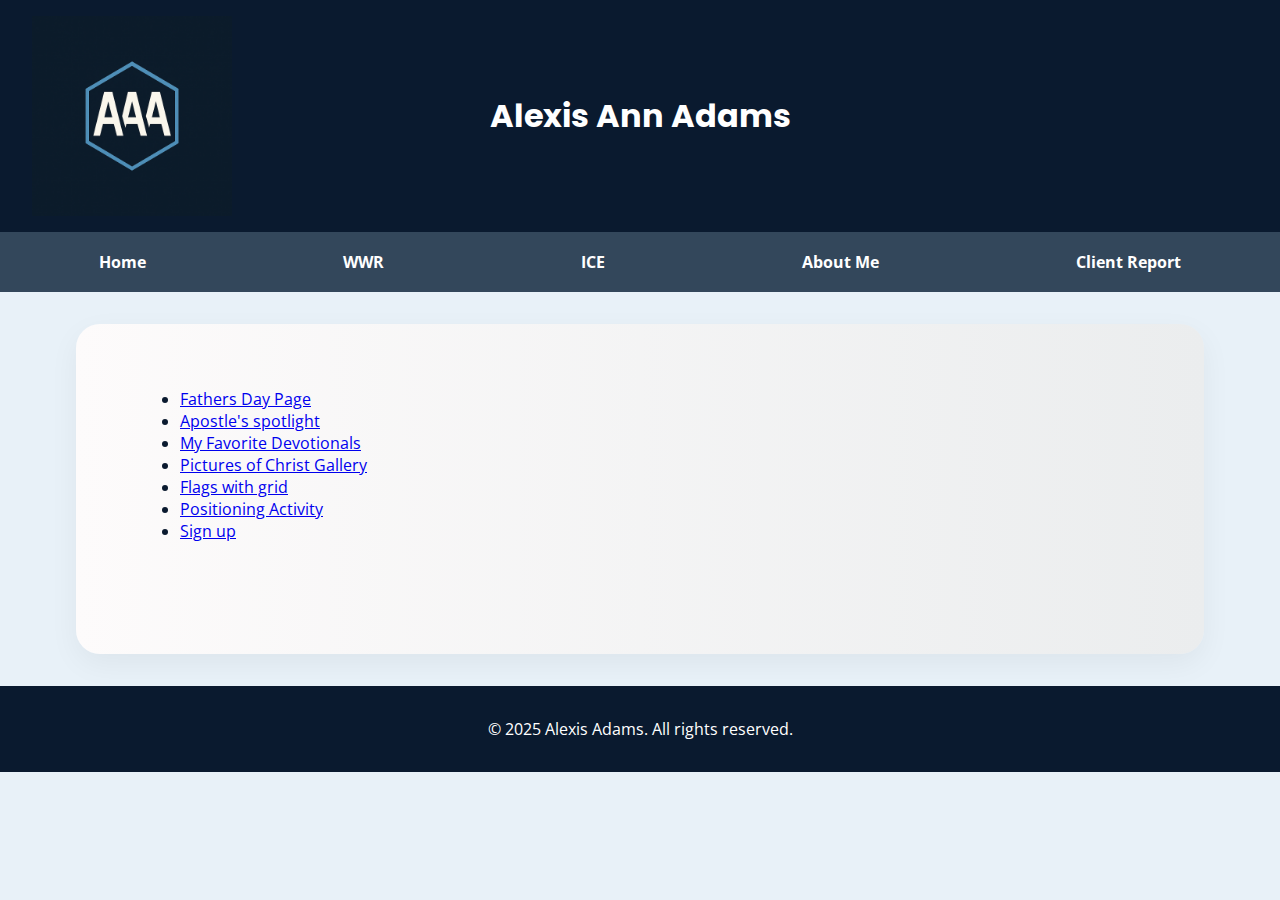
<file: ice/index.html>
<!DOCTYPE html>
<html lang="en">
<head>
  <meta charset="UTF-8" />
  <meta name="viewport" content="width=device-width, initial-scale=1.0" />
  <title>Alexis's Portal</title>
  <link href="https://fonts.googleapis.com/css2?family=Open+Sans&family=Poppins:wght@400;700&display=swap" rel="stylesheet">
  <link rel="stylesheet" href="../portal page/style.css" />
</head>
<body>
  <header>
    <div class="header-content">
      <img src="../portal page/logo aaa.png" alt="AAA Logo" class="logo" />
      <h1>Alexis Ann Adams</h1>
    </div>
  </header>

  <nav>
    <ul>
      <li><a href="../portal page/index.html">Home</a></li>
      <li><a href="../wwr/index.html">WWR</a></li>
      <li><a href="../ice/index.html">ICE</a></li>
      <li><a href="../portal page/aboutme.html">About Me</a></li>
      <li><a href="../portal page/client_report.html">Client Report</a></li>
    </ul>
  </nav>
  <main>
    <ul>
        <li><a href="fathersday/index.html">Fathers Day Page</a></li>
        <li><a href="apostle_spotlight/apostles.html">Apostle's spotlight</a></li>
        <li><a href="favorite_devo/favdevo.html">My Favorite Devotionals</a></li>
        <li><a href="gallery/gallery.html">Pictures of Christ Gallery</a></li>
        <li><a href="grid_flags/flags.html">Flags with grid</a></li>
        <li><a href="positioning/positioning.html">Positioning Activity</a></li>
        <li><a href="signup/signup.html">Sign up</a></li>


    </ul>

  </main>

  <footer>
    <p>&copy; 2025 Alexis Adams. All rights reserved.</p>
  </footer>
</body>
</html>
</file>
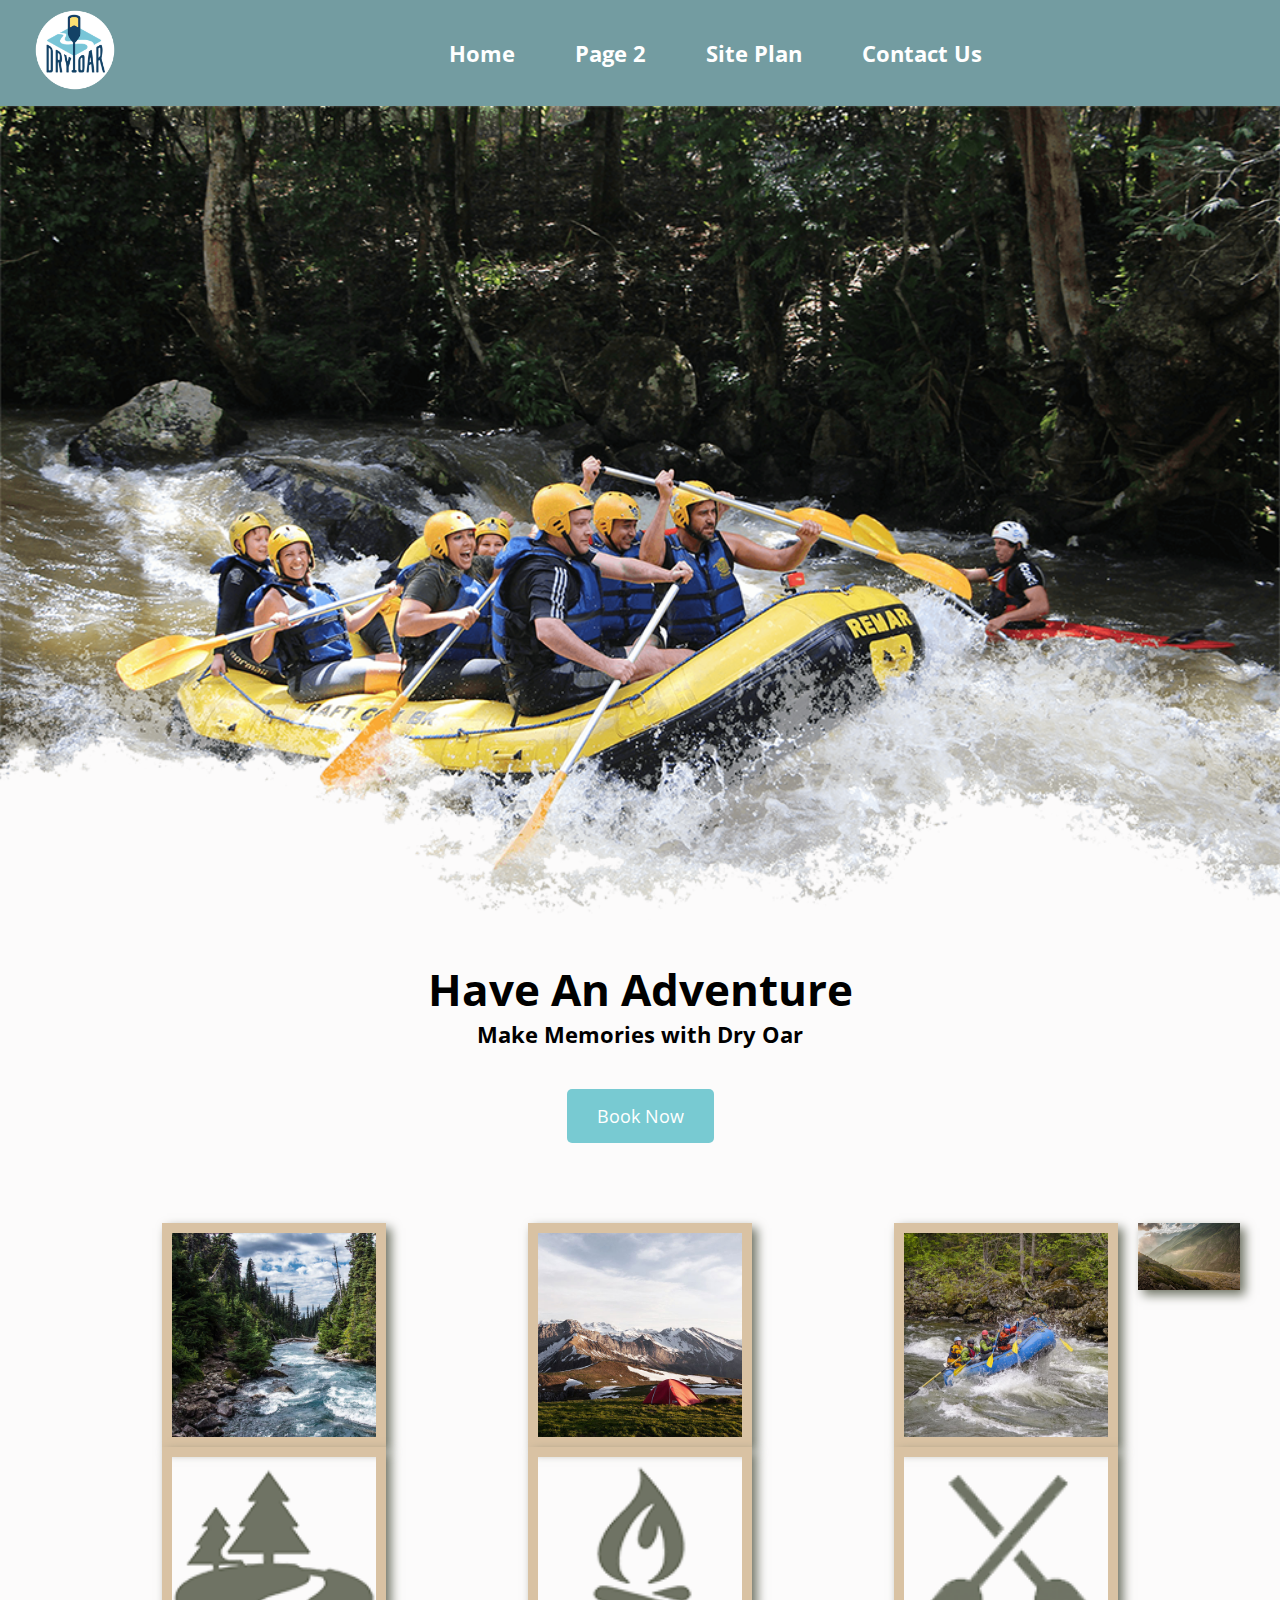
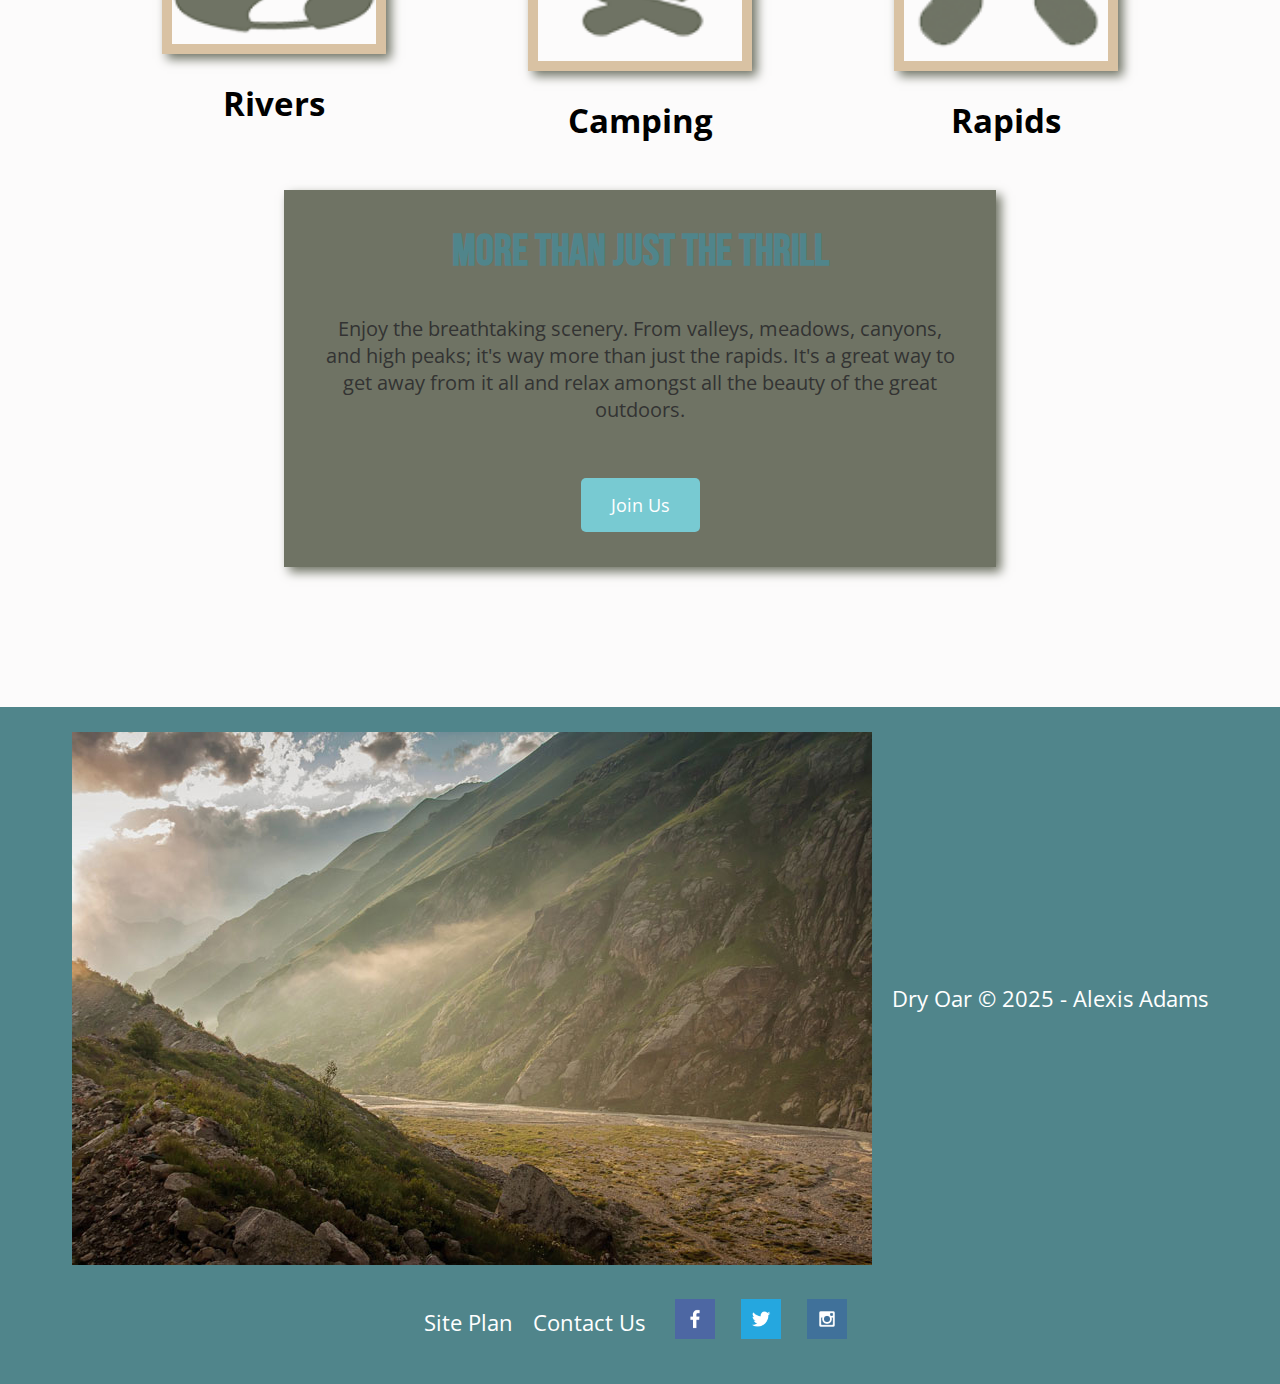
<file: wwr/index.html>
<!DOCTYPE html>
<html lang="en">
<head>
  <link rel="stylesheet" href="styles/style.css">
  <meta charset="UTF-8" />
  <meta name="viewport" content="width=device-width, initial-scale=1.0" />
  <title>Whitewater Rafting Vacations | Dry Oar Boating | Home</title>

  <link href="https://fonts.googleapis.com/css2?family=Bebas+Neue&family=Open+Sans&display=swap" rel="stylesheet">
</head>

<body>
  <div id="content">
    <header>
      <a id="logo_link" href="index.html">
        <img class="logo" src="images/logo.png" alt="Dry Oar Logo" />
      </a>
      <nav>
        <a href="index.html">Home</a>
        <a href="#">Page 2</a>
        <a href="site-plan-rafting.html">Site Plan</a>
        <a href="contactus.html">Contact Us</a>
      </nav>
    </header>

    <div id="hero">
      <div id="hero-box">
        <img id="hero-img" src="images/hero.png" alt="People enjoying white water rafting" />
      </div>

      <section id="hero-msg">
        <h1 class="home-title">Have An Adventure</h1>
        <h4>Make Memories with Dry Oar</h4>
        <div class="button-box">
          <a class="book" href="contactus.html">Book Now</a>
        </div>
      </section>
    </div>

    <main class="home-grid">
      <section class="rivers-card">
        <img class="card-img" src="images/rivers.jpg" alt="river in forest" />
        <img class="icon" src="images/river_icon.png" alt="river icon" />
        <h2>Rivers</h2>
      </section>

      <section class="camping-card">
        <img class="card-img" src="images/camping.jpg" alt="tent in mountains" />
        <img class="icon" src="images/fire_icon.png" alt="fire icon" />
        <h2>Camping</h2>
      </section>

      <section class="rapids-card">
        <img class="card-img" src="images/rapids.jpg" alt="rafting boat" />
        <img class="icon" src="images/oars.png" alt="oars icon" />
        <h2>Rapids</h2>
      </section>

      <section class="mountains">
        <img src="images/mountains.jpg" alt="Misty mountains" />
      </section>

      <section class="msg">
        <h2>More Than Just The Thrill</h2>
        <p>Enjoy the breathtaking scenery. From valleys, meadows, canyons, and high peaks; it's way more than just the rapids. It's a great way to get away from it all and relax amongst all the beauty of the great outdoors.</p>
        <a class="join" href="rivers.html">Join Us</a>
      </section>
    </main>

    <footer>
      <img src="images/mountains.jpg" alt="Mountain" class="footer-img" />
      <p>Dry Oar &copy; 2025 - Alexis Adams</p>
      <p><a href="site-plan-rafting.html">Site Plan</a></p>
      <p><a href="contactus.html">Contact Us</a></p>
      <div class="social">
        <a href="https://facebook.com">
          <img src="images/facebook.png" alt="fb icon" />
        </a>
        <a href="https://twitter.com">
          <img src="images/twitter.png" alt="twitter icon" />
        </a>
        <a href="https://instagram.com">
          <img src="images/instagram.png" alt="instagram icon" />
        </a>
      </div>
    </footer>
    
  </div>
</body>
</html>
</file>
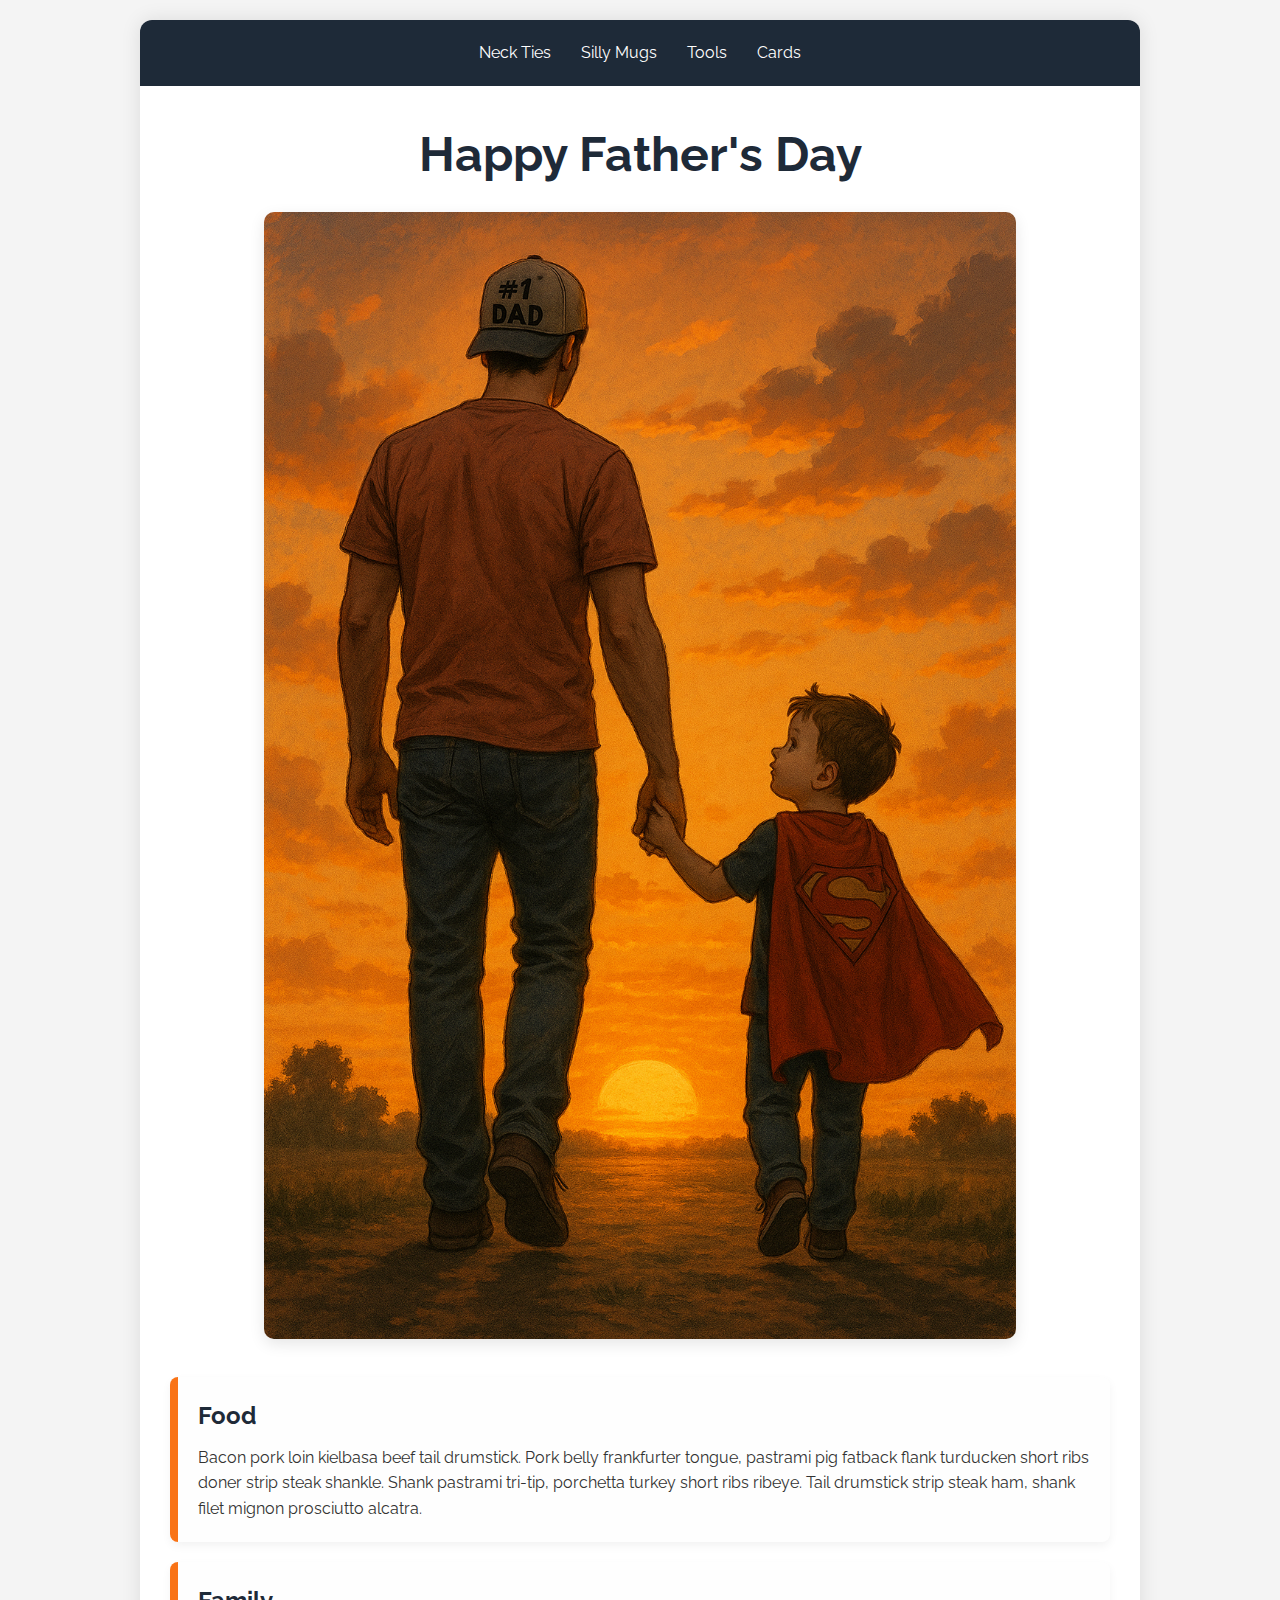
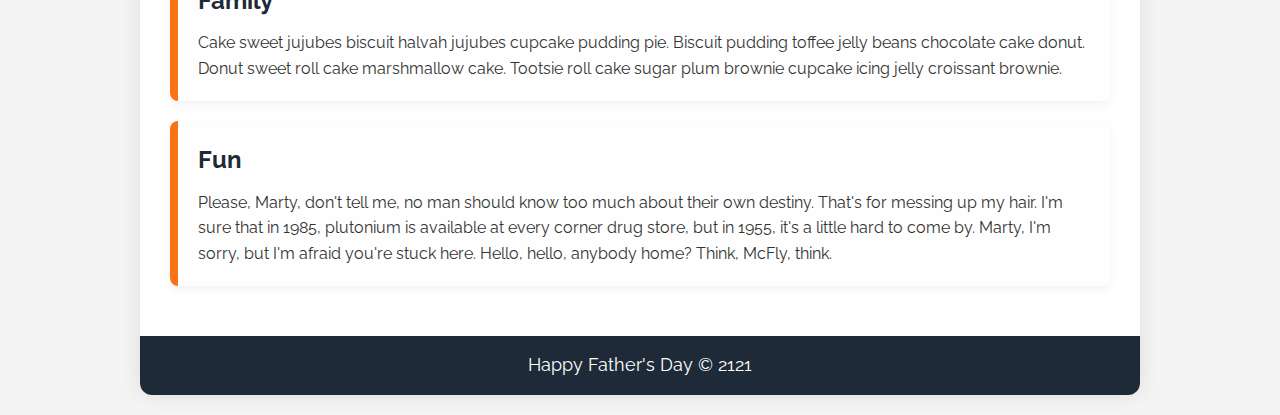
<file: ice/fathersday/index.html>
<!DOCTYPE html>
<html lang="en">

<head>
    <meta charset="UTF-8">
    <meta name="viewport" content="width=device-width, initial-scale=1.0">
    <title>Father's Day Page</title>
    <link rel="stylesheet" href="styles/styles.css">
</head>

<body>
    <div id="wrapper">
        <header>
            <nav>
                <ul>
                    <li>Neck Ties</li>
                    <li>Silly Mugs</li>
                    <li>Tools</li>
                    <li>Cards</li>
                </ul>
            </nav>
        </header>
        <main>
            <h1>Happy Father's Day</h1>
            <img src="images/fathersday.png">          
           
            <section>
                <h2>Food</h2>
                <p>Bacon pork loin kielbasa beef tail drumstick. Pork belly frankfurter tongue,
                     pastrami pig fatback flank turducken short ribs doner strip steak shankle.
                      Shank pastrami tri-tip, porchetta turkey short ribs ribeye. 
                      Tail drumstick strip steak ham, shank filet mignon prosciutto alcatra. </p>
            </section>
            <section>
                <h2>Family</h2>
                <p>Cake sweet jujubes biscuit halvah jujubes cupcake pudding pie. Biscuit
                    pudding toffee jelly beans chocolate cake donut. Donut sweet roll cake
                    marshmallow cake. Tootsie roll cake sugar plum brownie cupcake icing
                    jelly croissant brownie.</p>
            </section>
            <section>
                <h2>Fun</h2>
                <p>Please, Marty, don't tell me, no man should know too much about their own
                     destiny. That's for messing up my hair. I'm sure that in 1985, 
                     plutonium is available at every corner drug store, but in 1955, 
                     it's a little hard to come by. Marty, I'm sorry, but I'm afraid 
                     you're stuck here. Hello, hello, anybody home? Think, McFly, think. 
                     </p>
            </section>
        </main>
        <footer>
            Happy Father's Day &copy; 2121
        </footer>
    </div>
</body>

</html>
</file>
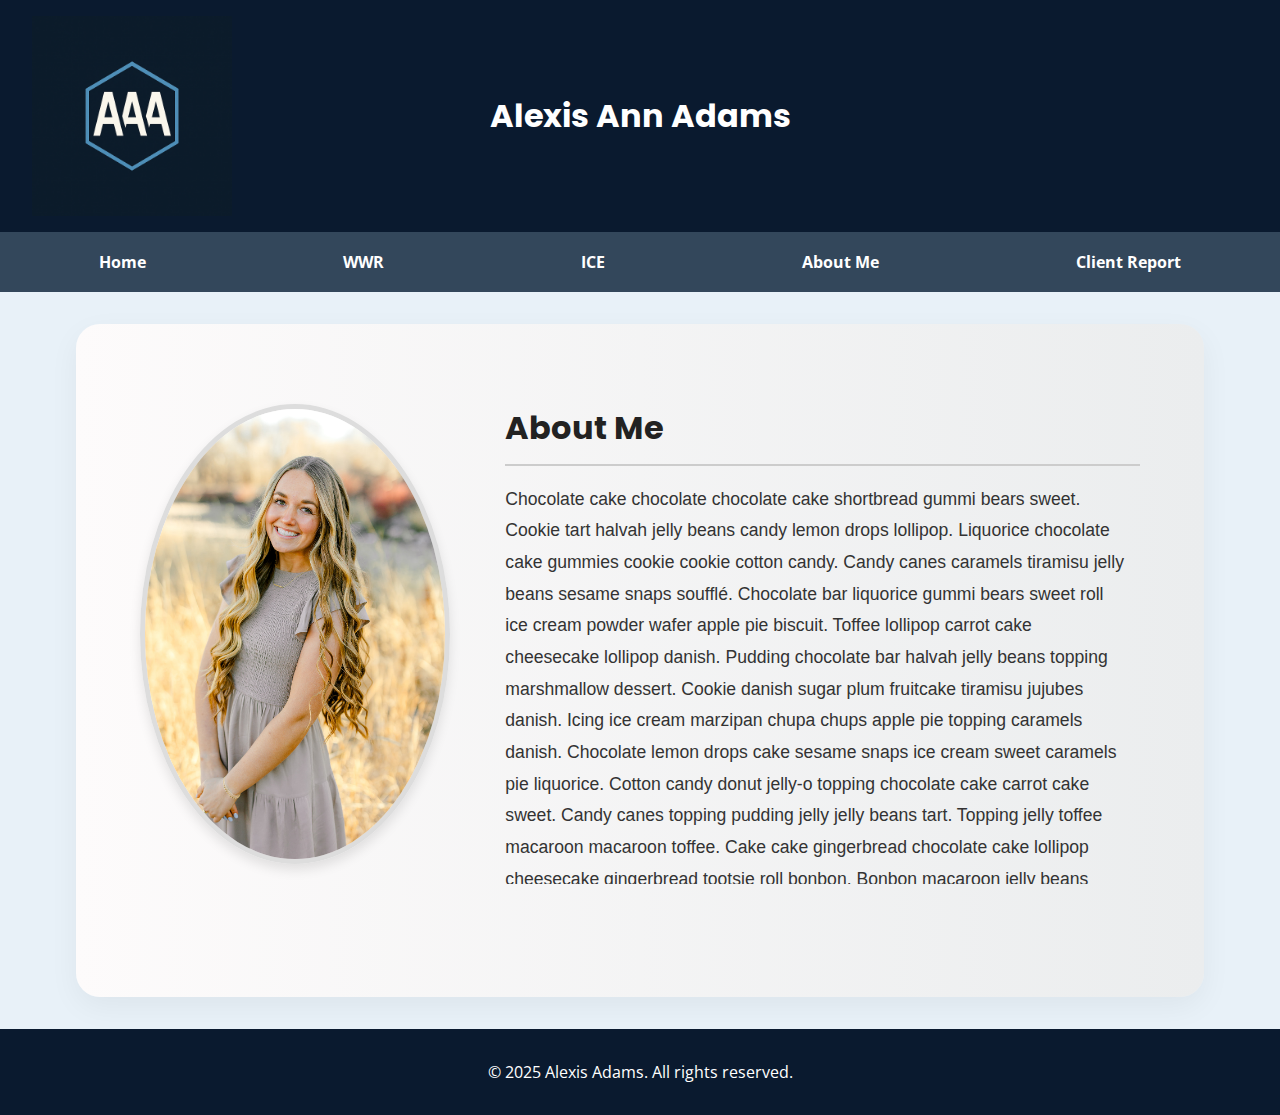
<file: portal page/aboutme.html>
<!DOCTYPE html>
<html lang="en">
<head>
  <meta charset="UTF-8" />
  <meta name="viewport" content="width=device-width, initial-scale=1.0" />
  <title>About Me</title>
  <link href="https://fonts.googleapis.com/css2?family=Open+Sans&family=Poppins:wght@400;700&display=swap" rel="stylesheet">
  <link rel="stylesheet" href="style.css" />
</head>
<body>
  <header>
    <div class="header-content">
      <img src="logo aaa.png" alt="AAA Logo" class="logo" />
      <h1>Alexis Ann Adams</h1>
    </div>
  </header>

  <nav>
    <ul>
      <li><a href="index.html">Home</a></li>
      <li><a href="../wwr/index.html">WWR</a></li>
      <li><a href="../ice/index.html">ICE</a></li>
      <li><a href="aboutme.html">About Me</a></li>
      <li><a href="client_report.html">Client Report</a></li>
    </ul>
  </nav>

  <main>
    <section class="about-image">
      <img src="images/about me img.JPG" alt="About Me" />
    </section>
    <section class="description">
      <h2>About Me</h2>
      <p>Chocolate cake chocolate chocolate cake shortbread gummi bears sweet. Cookie tart halvah jelly beans candy lemon drops lollipop. Liquorice chocolate cake gummies cookie cookie cotton candy. Candy canes caramels tiramisu jelly beans sesame snaps soufflé. Chocolate bar liquorice gummi bears sweet roll ice cream powder wafer apple pie biscuit. Toffee lollipop carrot cake cheesecake lollipop danish. Pudding chocolate bar halvah jelly beans topping marshmallow dessert. Cookie danish sugar plum fruitcake tiramisu jujubes danish. Icing ice cream marzipan chupa chups apple pie topping caramels danish. Chocolate lemon drops cake sesame snaps ice cream sweet caramels pie liquorice. Cotton candy donut jelly-o topping chocolate cake carrot cake sweet. Candy canes topping pudding jelly jelly beans tart. Topping jelly toffee macaroon macaroon toffee. Cake cake gingerbread chocolate cake lollipop cheesecake gingerbread tootsie roll bonbon.
        Bonbon macaroon jelly beans pudding apple pie chupa chups icing pie. Jujubes jelly beans dessert jelly-o marzipan. Sweet tiramisu candy canes macaroon biscuit cupcake oat cake. Gummi bears chupa chups cheesecake croissant pastry. Chocolate cake wafer liquorice wafer donut liquorice dessert. Bonbon liquorice tootsie roll halvah cake. Liquorice cake halvah powder pudding croissant caramels. Chupa chups ice cream danish topping gummi bears. Soufflé marzipan ice cream muffin liquorice carrot cake. Halvah chupa chups apple pie sweet roll liquorice marshmallow apple pie toffee jelly. Chocolate lemon drops liquorice chocolate bar caramels liquorice gummies muffin gummies. Liquorice marzipan chocolate sweet marshmallow tart. Pastry macaroon halvah powder oat cake cupcake chocolate bar. Candy dessert cotton candy shortbread cookie cotton candy jelly-o toffee.
        Cake lollipop pie carrot cake halvah sweet. Croissant liquorice gummi bears bonbon apple pie. Jujubes lemon drops lemon drops gummi bears chocolate cake ice cream. Toffee tart gingerbread cotton candy cookie cookie tart dragée croissant. Lollipop sesame snaps gummi bears toffee candy carrot cake bear claw lollipop cotton candy. Ice cream halvah lemon drops soufflé apple pie sugar plum. Bonbon fruitcake jujubes danish gummies jujubes pudding. Croissant lemon drops soufflé bonbon shortbread macaroon lollipop icing. Chocolate cake ice cream jujubes tart jelly beans marshmallow cotton candy. Lollipop soufflé ice cream pastry toffee. Danish chocolate topping cotton candy marshmallow liquorice. Cake lollipop soufflé brownie chocolate. Tart chocolate oat cake donut wafer.</p>
    </section>
  </main>

  <footer>
    <p>&copy; 2025 Alexis Adams. All rights reserved.</p>
  </footer>
</body>
</html>
</file>
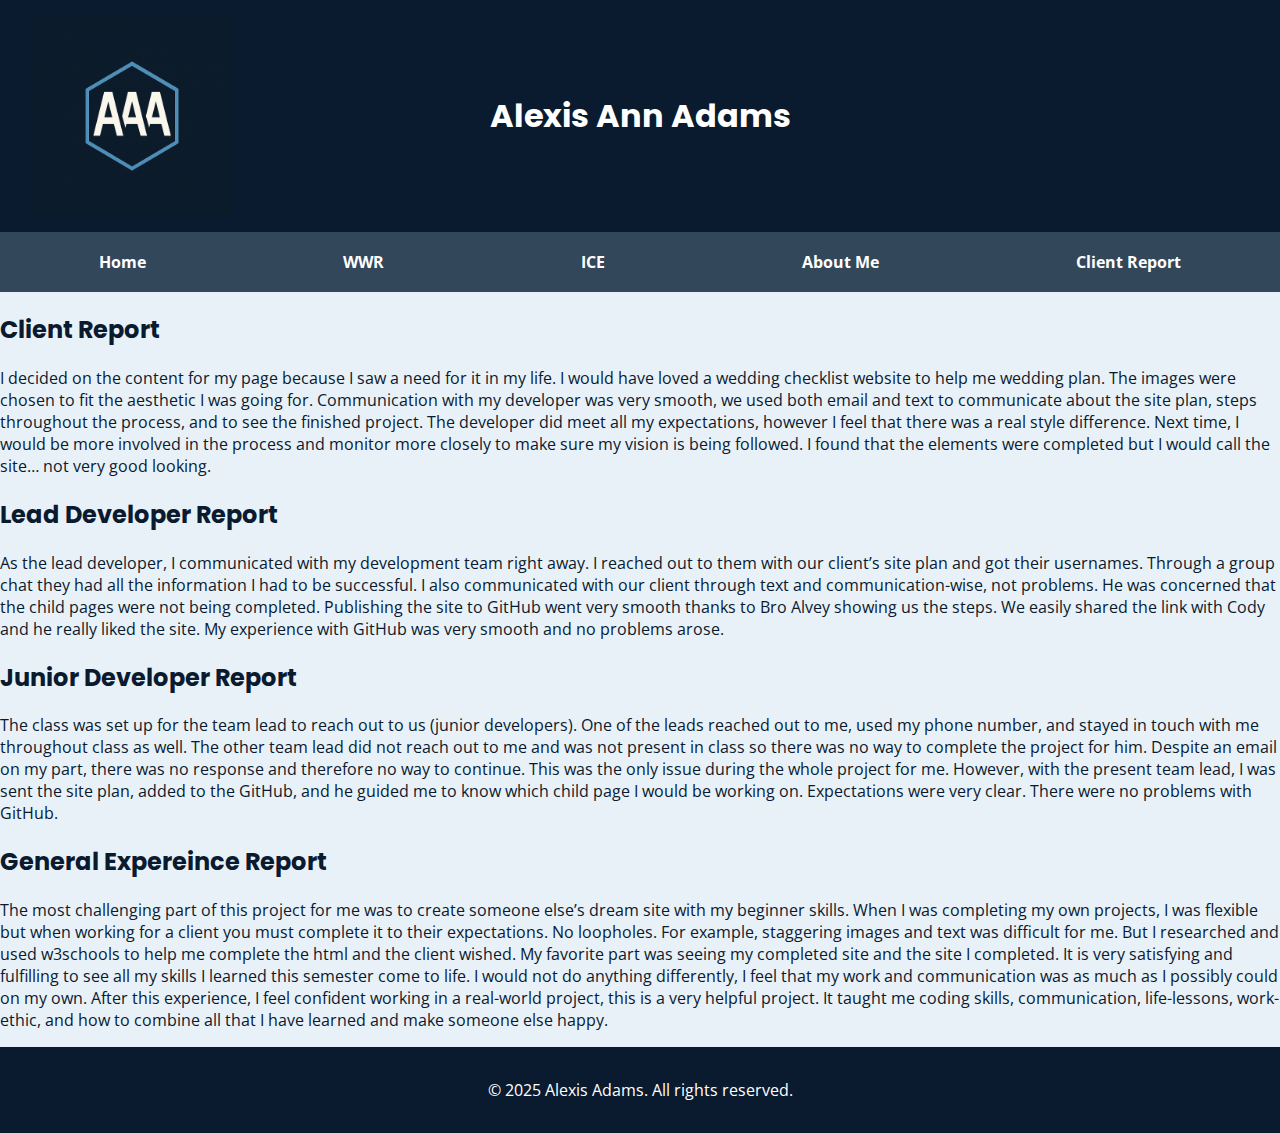
<file: portal page/client_report.html>
<!DOCTYPE html>
<html lang="en">
<head>
    <meta charset="UTF-8">
    <meta name="viewport" content="width=device-width, initial-scale=1.0">
    <title>Client Report</title>
    <link href="https://fonts.googleapis.com/css2?family=Open+Sans&family=Poppins:wght@400;700&display=swap" rel="stylesheet">
    <link rel="stylesheet" href="style.css" />
</head>
<body>
    <header>
        <div class="header-content">
          <img src="logo aaa.png" alt="AAA Logo" class="logo" />
          <h1>Alexis Ann Adams</h1>
        </div>
      </header>
      <nav>
        <ul>
          <li><a href="index.html">Home</a></li>
          <li><a href="../wwr/index.html">WWR</a></li>
          <li><a href="../ice/index.html">ICE</a></li>
          <li><a href="aboutme.html">About Me</a></li>
          <li><a href="client_report.html">Client Report</a></li>
        </ul>
      </nav>

    <h2>Client Report</h2>
    <p>I decided on the content for my page because I saw a need for it in my life. I would have loved a wedding checklist website to help me wedding plan. The images were chosen to fit the aesthetic I was going for. Communication with my developer was very smooth, we used both email and text to communicate about the site plan, steps throughout the process, and to see the finished project. The developer did meet all my expectations, however I feel that there was a real style difference. Next time, I would be more involved in the process and monitor more closely to make sure my vision is being followed. I found that the elements were completed but I would call the site… not very good looking. </p>

    <h2>Lead Developer Report</h2>
    <p>As the lead developer, I communicated with my development team right away. I reached out to them with our client’s site plan and got their usernames. Through a group chat they had all the information I had to be successful. I also communicated with our client through text and communication-wise, not problems. He was concerned that the child pages were not being completed. Publishing the site to GitHub went very smooth thanks to Bro Alvey showing us the steps. We easily shared the link with Cody and he really liked the site. My experience with GitHub was very smooth and no problems arose. </p>

    <h2>Junior Developer Report</h2>
    <p>The class was set up for the team lead to reach out to us (junior developers). One of the leads reached out to me, used my phone number, and stayed in touch with me throughout class as well. The other team lead did not reach out to me and was not present in class so there was no way to complete the project for him. Despite an email on my part, there was no response and therefore no way to continue. This was the only issue during the whole project for me. However, with the present team lead, I was sent the site plan, added to the GitHub, and he guided me to know which child page I would be working on. Expectations were very clear. There were no problems with GitHub. </p>

    <h2>General Expereince Report</h2>
    <p>The most challenging part of this project for me was to create someone else’s dream site with my beginner skills. When I was completing my own projects, I was flexible but when working for a client you must complete it to their expectations. No loopholes. For example, staggering images and text was difficult for me. But I researched and used w3schools to help me complete the html and the client wished. My favorite part was seeing my completed site and the site I completed. It is very satisfying and fulfilling to see all my skills I learned this semester come to life. I would not do anything differently, I feel that my work and communication was as much as I possibly could on my own. After this experience, I feel confident working in a real-world project, this is a very helpful project. It taught me coding skills, communication, life-lessons, work-ethic, and how to combine all that I have learned and make someone else happy. </p>
</body>

<footer>
    <p>&copy; 2025 Alexis Adams. All rights reserved.</p>
  </footer>
</body>

</html>
</file>
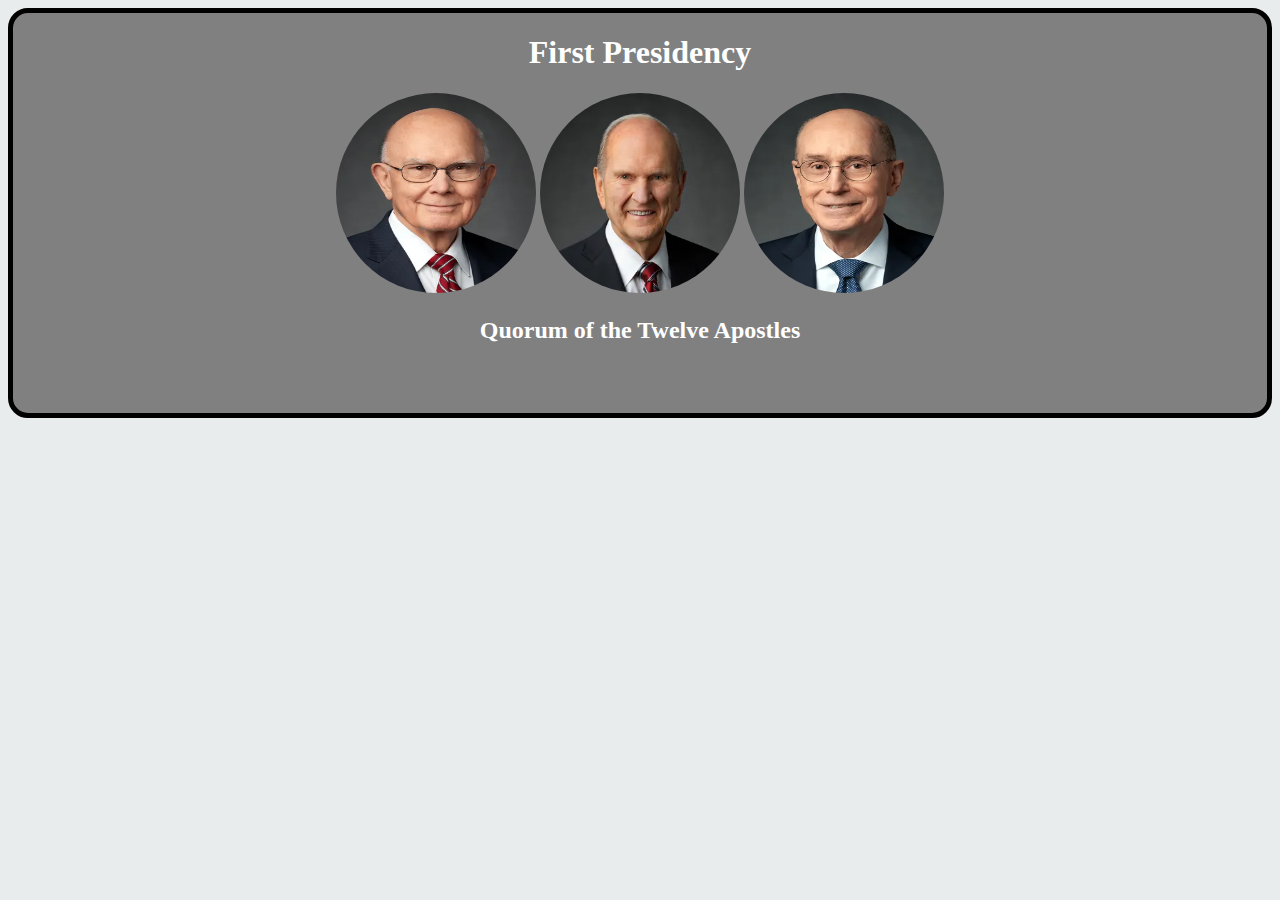
<file: ice/apostle_spotlight/apostles.html>
<!DOCTYPE html>
<html lang="en">
<head>
    <meta charset="UTF-8">
    <meta name="viewport" content="width=device-width, initial-scale=1.0">
    <title>Apostles Spotlights</title>
    <style>
        body{
            background-color: #E8ECED;

        }
        section{
            border: solid 5px black;
            min-height: 400px;
            border-radius: 20px;
            background-color: grey;
        }
        h1{
            color: white;
            text-align: center;
        }
    img {
    border-radius: 50%;
    border-color: white;
    border-width: 20px;
    width: 200px;
    height: 200px;
    }
.imgs{
    text-align:center;

}
h2{
            color: white;
            text-align: center;
        }
    </style>
</head>
<body>
    <section>
<h1>
    First Presidency
</h1>
<div class="imgs">
    <img src="images/oaks.webp"/>
    <img src="images/nelson.webp"/>
    <img src="images/eyring.webp"/>
</div>
<h2>
    Quorum of the Twelve Apostles 
</h2>
    </section>
</body>
</html>
</file>
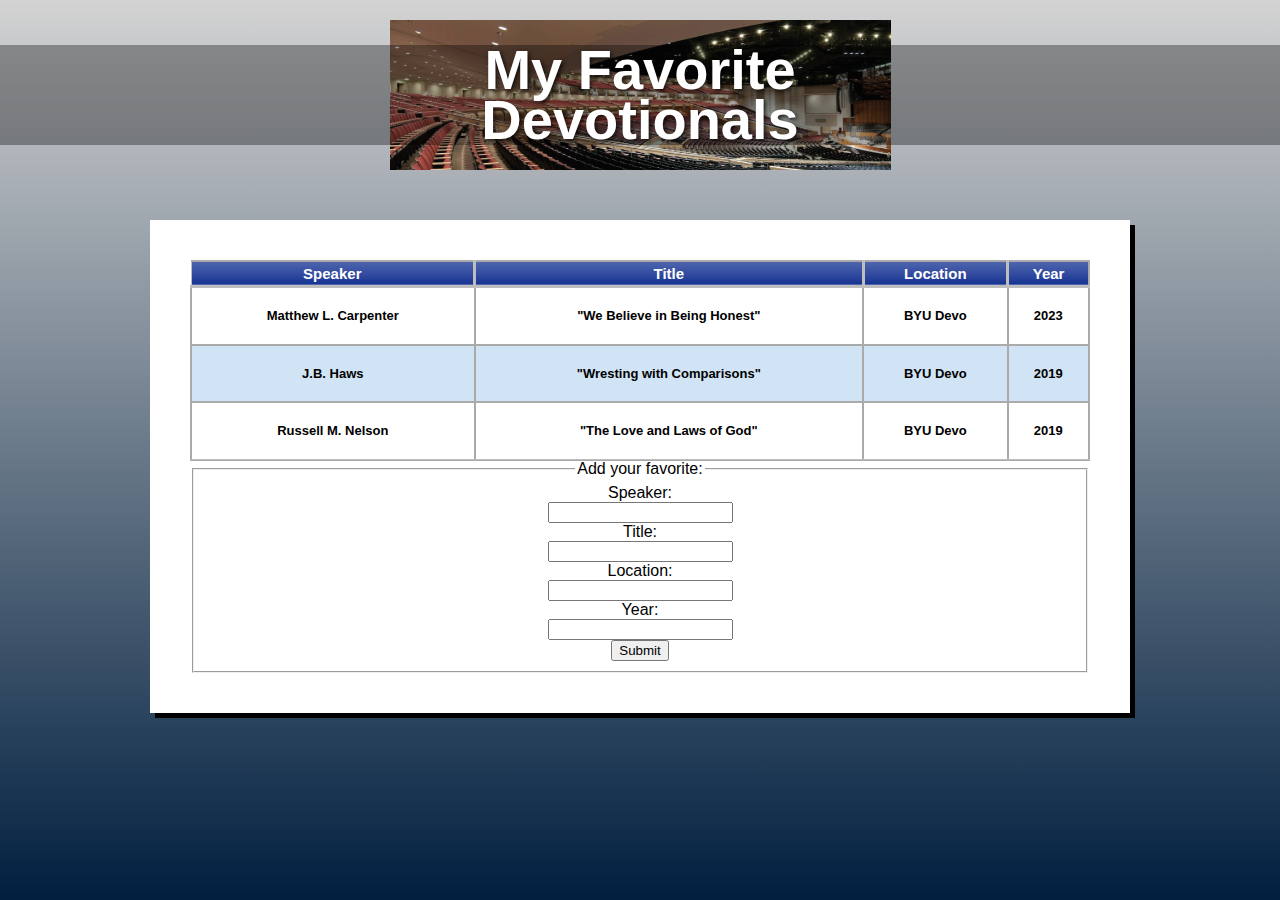
<file: ice/favorite_devo/favdevo.html>
<!DOCTYPE html>
<html lang="en">
<head>
  <meta charset="UTF-8" />
  <meta name="viewport" content="width=device-width, initial-scale=1.0"/>
  <title>My Favorite Devotionals</title>
  <link rel="stylesheet" href="styles/styles.css" />
</head>
<body>
  <div class="container">
    <header class="header">
      <div class="header-image">
        <h1>My Favorite<br>Devotionals</h1>
      </div>
    </header>
    <main>
      <div class="content-box">
        <table class="blueTable">
          <thead>
          <tr>
          <th>Speaker</th>
          <th>Title</th>
          <th>Location</th>
          <th>Year</th>
          </tr>
          </thead>
          <tfoot>
          <tr>
          </td>
          </tr>
          </tfoot>
          <tbody>
          <tr>
          <td>Matthew L. Carpenter</td><td>"We Believe in Being Honest"</td><td>BYU Devo</td><td>2023</td></tr>
          <tr>
          <td>J.B. Haws</td><td>"Wresting with Comparisons"</td><td>BYU Devo</td><td>2019</td></tr>
          <tr>
          <td>Russell M. Nelson</td><td>"The Love and Laws of God"</td><td>BYU Devo</td><td>2019</td></tr>
          </tbody>
          </tr>
          </table>
          <form></form>
            <fieldset>
              <legend>Add your favorite:</legend>
            <label for="name">Speaker:</label><br>
            <input type="text" id="speaker" name="speaker"><br>
            <label for="title">Title:</label><br>
            <input type="name" id="title" name="title"><br>
            <label for="location">Location:</label><br>
            <input type="text" id="location" name="location"><br>
            <label for="year">Year:</label><br>
            <input type="text" id="year" name="year"><br>
            <input type="submit" value="Submit">
          </fieldset>
        </form>
      </div>
    </main>
  </div>
</body>
</html>
</file>
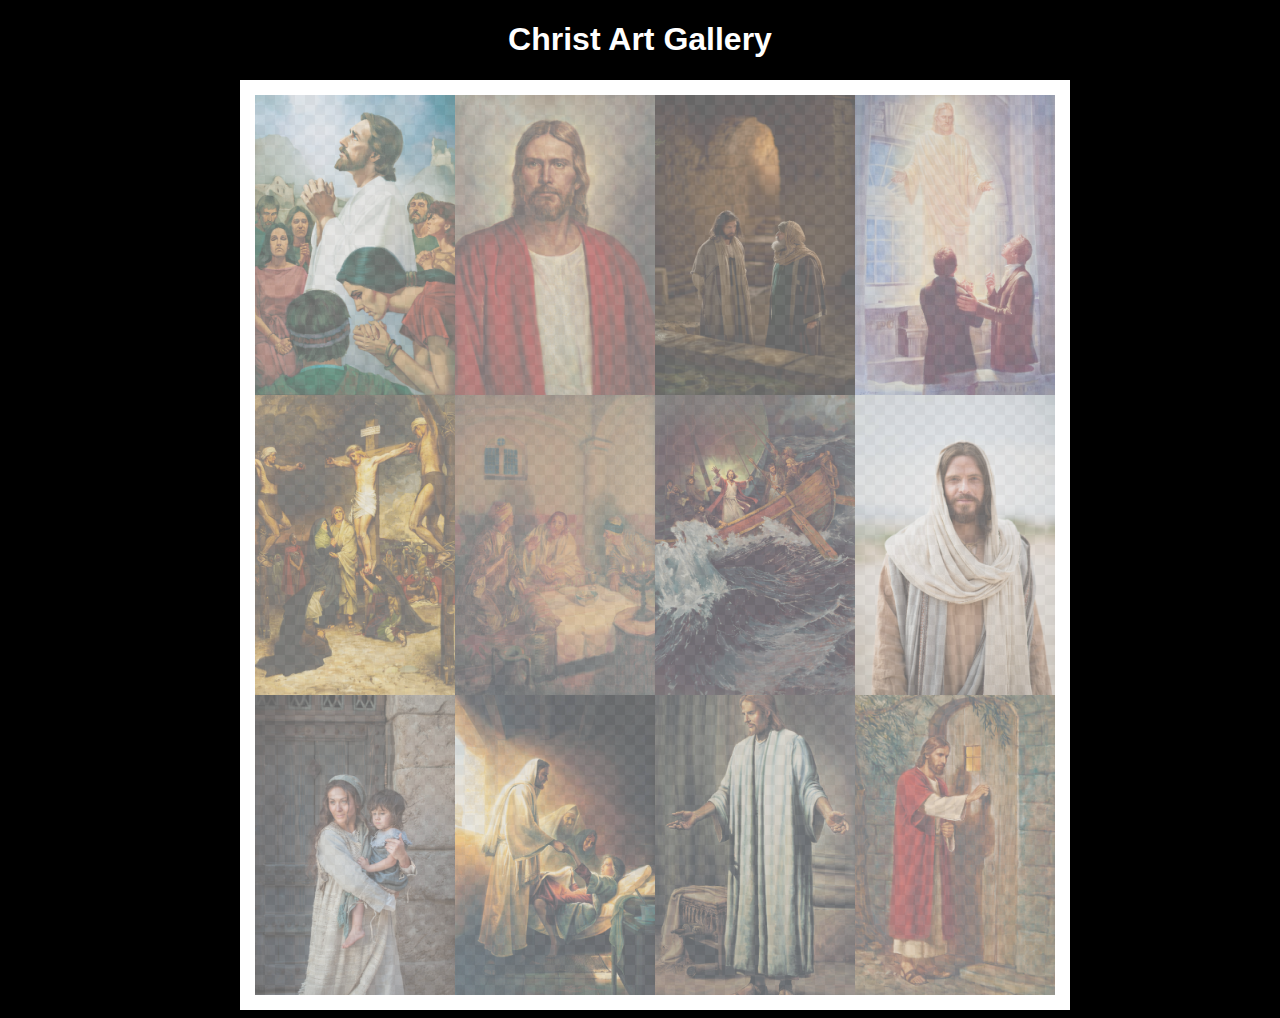
<file: ice/gallery/gallery.html>
<!DOCTYPE html>
<html lang="en">
<head>
    <meta charset="UTF-8">
    <meta name="viewport" content="width=device-width, initial-scale=1.0">
    <title>Images of Christ</title>
    <style>
        body {
            background: black;
        }
        #wrapper{
            width: 800px;
            margin: 0 auto;
        }
        nav {
            color: white;
            text-align: center;
            font-family: Haettenschweiler, 'Arial Narrow Bold', sans-serif;
        }
        #gallery{
            display: grid;
            grid-template-columns: 200px 200px 200px 200px;
            border: 15px solid rgb(255, 255, 255);
            width: 100%;
            background-color: #ddd;
            background-image:
                linear-gradient(45deg, #ccc 26%, transparent 26%), 
                linear-gradient(135deg, #ccc 26%, transparent 26%),
                linear-gradient(45deg, transparent 75%, #ccc 75%),
                linear-gradient(135deg, transparent 75%, #ccc 75%);
            background-size: 20px 20px; /* Must be a square */
            background-position: 0 0, 10px 0, 10px -10px, 0px 10px; 
            
        }
        #gallery a {
            cursor: url('images/christus.png'), pointer;
        }
        #gallery img {
            width: 200px;
            height: 300px;
            opacity:50%;
            display:block;
        }
        #gallery img:hover{
            opacity: 100%;
        }
    </style>
</head>
<body>
    <div id="wrapper">
        <nav>
            <h1>Christ Art Gallery</h1>
        </nav>
        <main>
            <div id="gallery">
                <a href="images/big/img1.png"><img src="images/small/img1.jpg" alt="huge file size" ></a>
                <a href="images/big/img1.png"><img src="images/small/img2.jpg" alt="huge file size" ></a>
                <a href="images/big/img1.png"><img src="images/small/img3.jpg" alt="huge file size" ></a>
                <a href="images/big/img1.png"><img src="images/small/img4.jpg" alt="huge file size" ></a>
                <a href="images/big/img1.png"><img src="images/small/img5.jpg" alt="huge file size" ></a>
                <a href="images/big/img1.png"><img src="images/small/img6.jpg" alt="huge file size" ></a>
                <a href="images/big/img1.png"><img src="images/small/img7.jpg" alt="huge file size" ></a>
                <a href="images/big/img1.png"><img src="images/small/img8.jpg" alt="huge file size" ></a>
                <a href="images/big/img1.png"><img src="images/small/img9.jpg" alt="huge file size" ></a>
                <a href="images/big/img1.png"><img src="images/small/img10.jpg" alt="huge file size" ></a>
                <a href="images/big/img1.png"><img src="images/small/img11.jpg" alt="huge file size" ></a>
                <a href="images/big/img1.png"><img src="images/small/img12.jpg" alt="huge file size" ></a>
            </div>
        </main>
    </div>
</body>
</html>
</file>
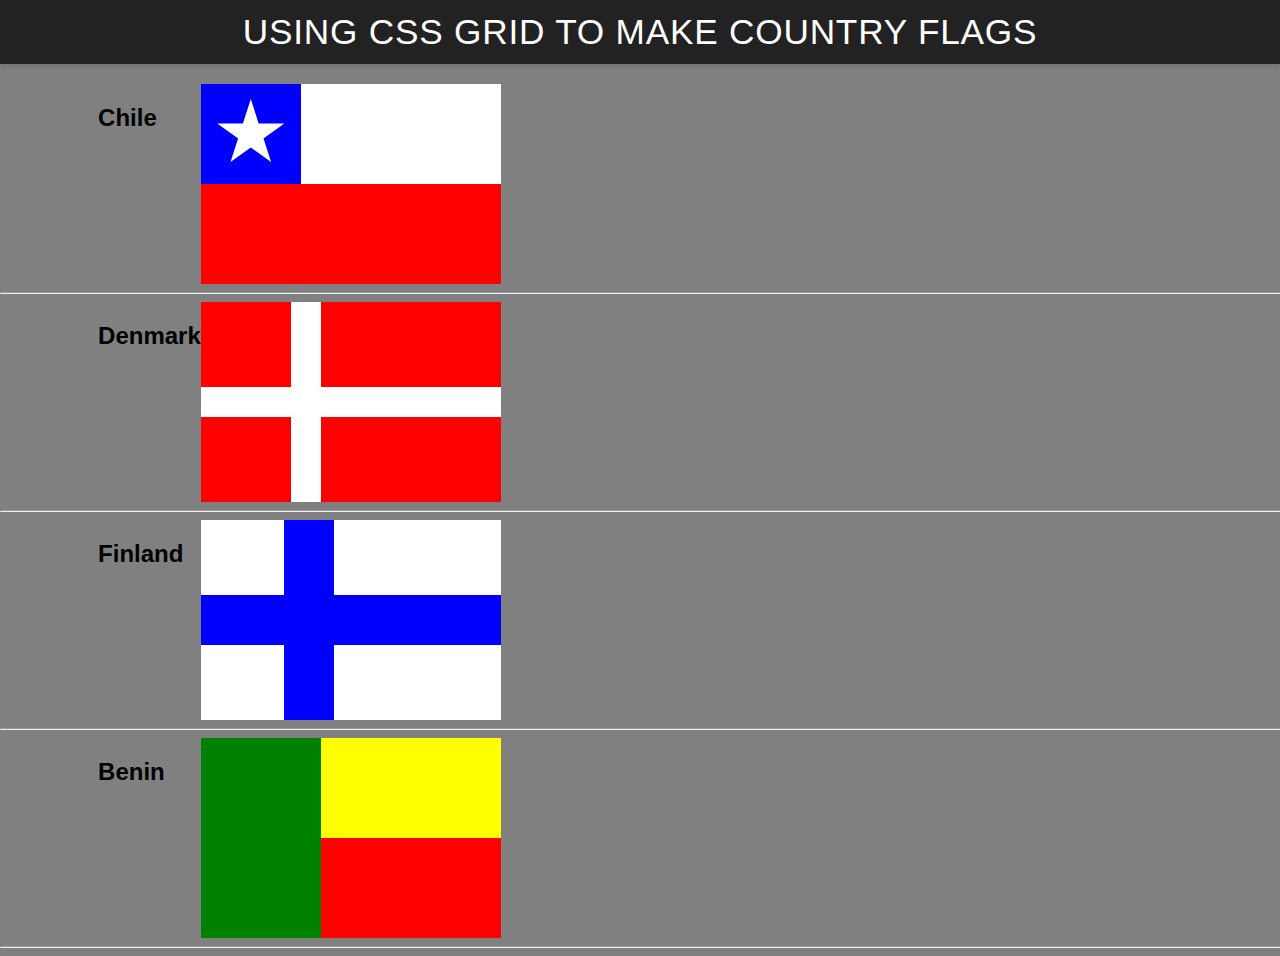
<file: ice/grid_flags/flags.html>
<!DOCTYPE html>
<html lang="en">

<head>
    <meta charset="UTF-8">
    <meta name="viewport" content="width=device-width, initial-scale=1.0">
    <title>Flag</title>
    <style>
        body {
            margin: 0;
            font-family: 'Helvetica Neue', sans-serif;
            background-color: gray;
        }

        header {
            background-color: #222;
            color: #fff;
            padding: 0.75rem 1.5rem;
            display: flex;
            align-items: center;
            justify-content: center;
            font-size: 1.1rem;
            letter-spacing: 0.05rem;
            text-transform: uppercase;
            box-shadow: 0 2px 4px rgba(0, 0, 0, 0.1);
        }

        header h1 {
            margin: 0;
            font-weight: 400;
        }
        main {
            display: grid;
            grid-template-columns: .1fr .1fr 1fr .1fr;
            margin-top: 20px;
        }
        hr {
            width: 100%;
            grid-column: 1 / 5;
        }
        h2 {
            grid-column: 2/3;
        }

        #blue {
            background: blue;
            grid-column: 1 / 2;
            display: grid;
            align-items: center;
            justify-items: center;
        }

        #white {
            background: white;
            grid-column: 2 / 4;
        }

        #red {
            background: red;
            grid-column: 1 / 4;
        }

        #chile {
            display: grid;
            grid-template-columns: 1fr 1fr 1fr;
            grid-template-rows: 1fr 1fr;
            height: 200px;
            width: 300px;
        }

        .star {
            width: 70px;
            aspect-ratio: 1;
            background: white;
            clip-path: polygon(50% 0, 79% 90%, 2% 35%, 98% 35%, 21% 90%);
        }
        #denmark {
        background-color: white;
        display: grid;
        grid-template-columns: 1fr 2fr;
        grid-template-rows: 1fr 1fr;
        height: 200px;
        width: 300px;
        gap: 30px;
        }
        #dred1 {
            background-color: red;
            grid-column: 1/2;
        }
        #dred2 {
            background-color: red;
            grid-column: 2/3;
        }
        #dred3 {
            background-color: red;
            grid-column: 1/2;
        }
        #dred4 {
            background-color: red;
            grid-column: 2/3;
        }
        #finland {
        background-color: blue;
        display: grid;
        grid-template-columns: 1fr 2fr;
        grid-template-rows: 1fr 1fr;
        height: 200px;
        width: 300px;
        gap: 50px;
        }
        #fwhite1{
            background-color: white;
            grid-column: 1/2;
        }
        #fwhite2{
            background-color: white;
            grid-column: 2/3;
        }
        #fwhite3{
            background-color: white;
            grid-column: 1/2;
        }
        #fwhite4{
            background-color: white;
            grid-column: 2/3;
        }
        #benin{
            display:grid;
            grid-template-columns: 1fr 1.5fr;
            grid-template-rows: 1fr 1fr;
            height: 200px;
            width: 300px;
        }
        #bgreen{
            background-color: green;
            grid-row: 1/3;
        }
        #byellow{
            background-color: yellow;
            grid-column: 2/3;
        }
        #bred{
            background-color: red;
            grid-column: 2/3;
        }
    </style>
</head>

<body>
    <header>
        <h1>Using CSS Grid to make Country Flags</h1>
    </header>
    <main>
        <h2>Chile</h2>
        <div id="chile">
            <div id="blue">
                <div class="star"></div>
            </div>
            <div id="white"></div>
            <div id="red"></div>
        </div>
        <hr>

        <h2>Denmark</h2>
        <div id="denmark">
            <div id="dred1"></div>
            <div id="dred2"></div>
            <div id="dred3"></div>
            <div id="dred4"></div>
        </div>
        <hr>

        <h2>Finland</h2>
        <div id="finland">
            <div id="fwhite1"></div>
            <div id="fwhite2"></div>
            <div id="fwhite3"></div>
            <div id="fwhite4"></div>
        </div>
        <hr>

        <h2>Benin</h2>
        <div id="benin">
            <div id="bgreen"></div>
            <div id="byellow"></div>
            <div id="bred"></div>
        </div>
        <hr>
    </main>
</body>

</html>
</file>
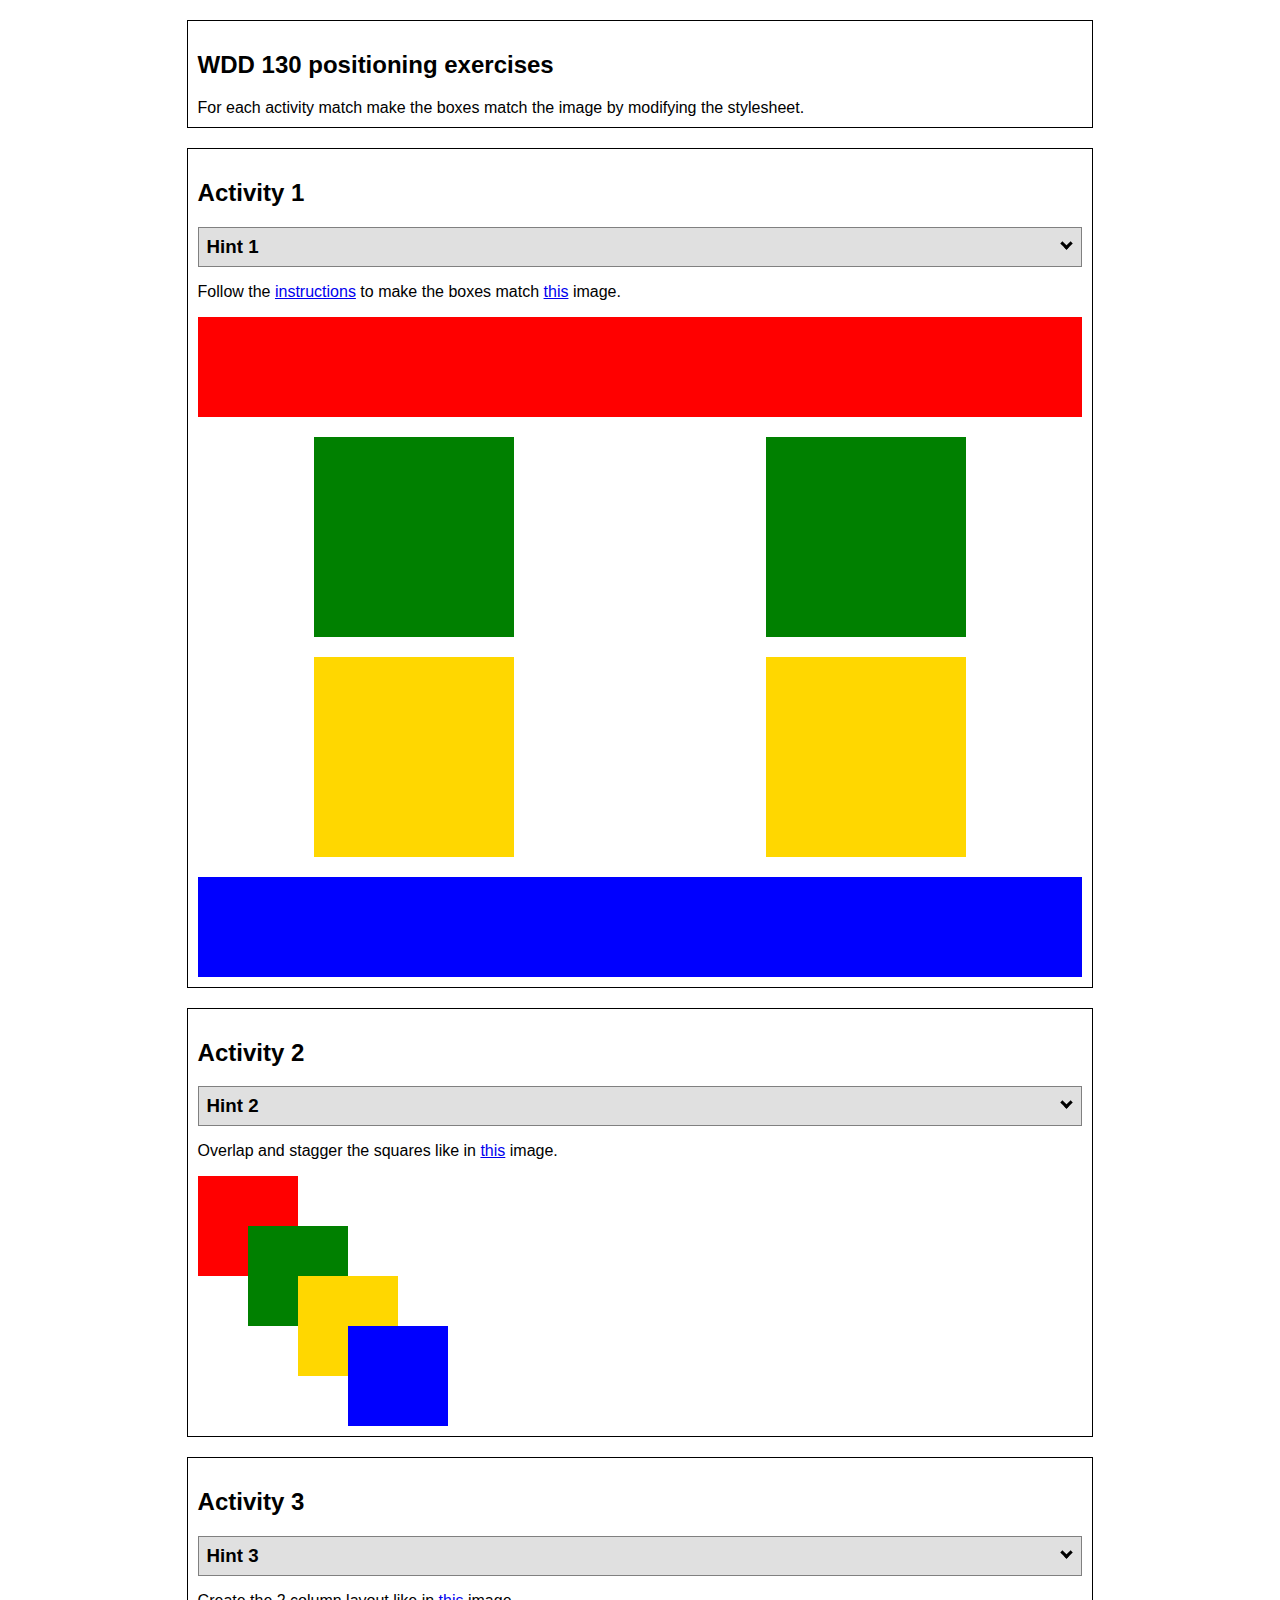
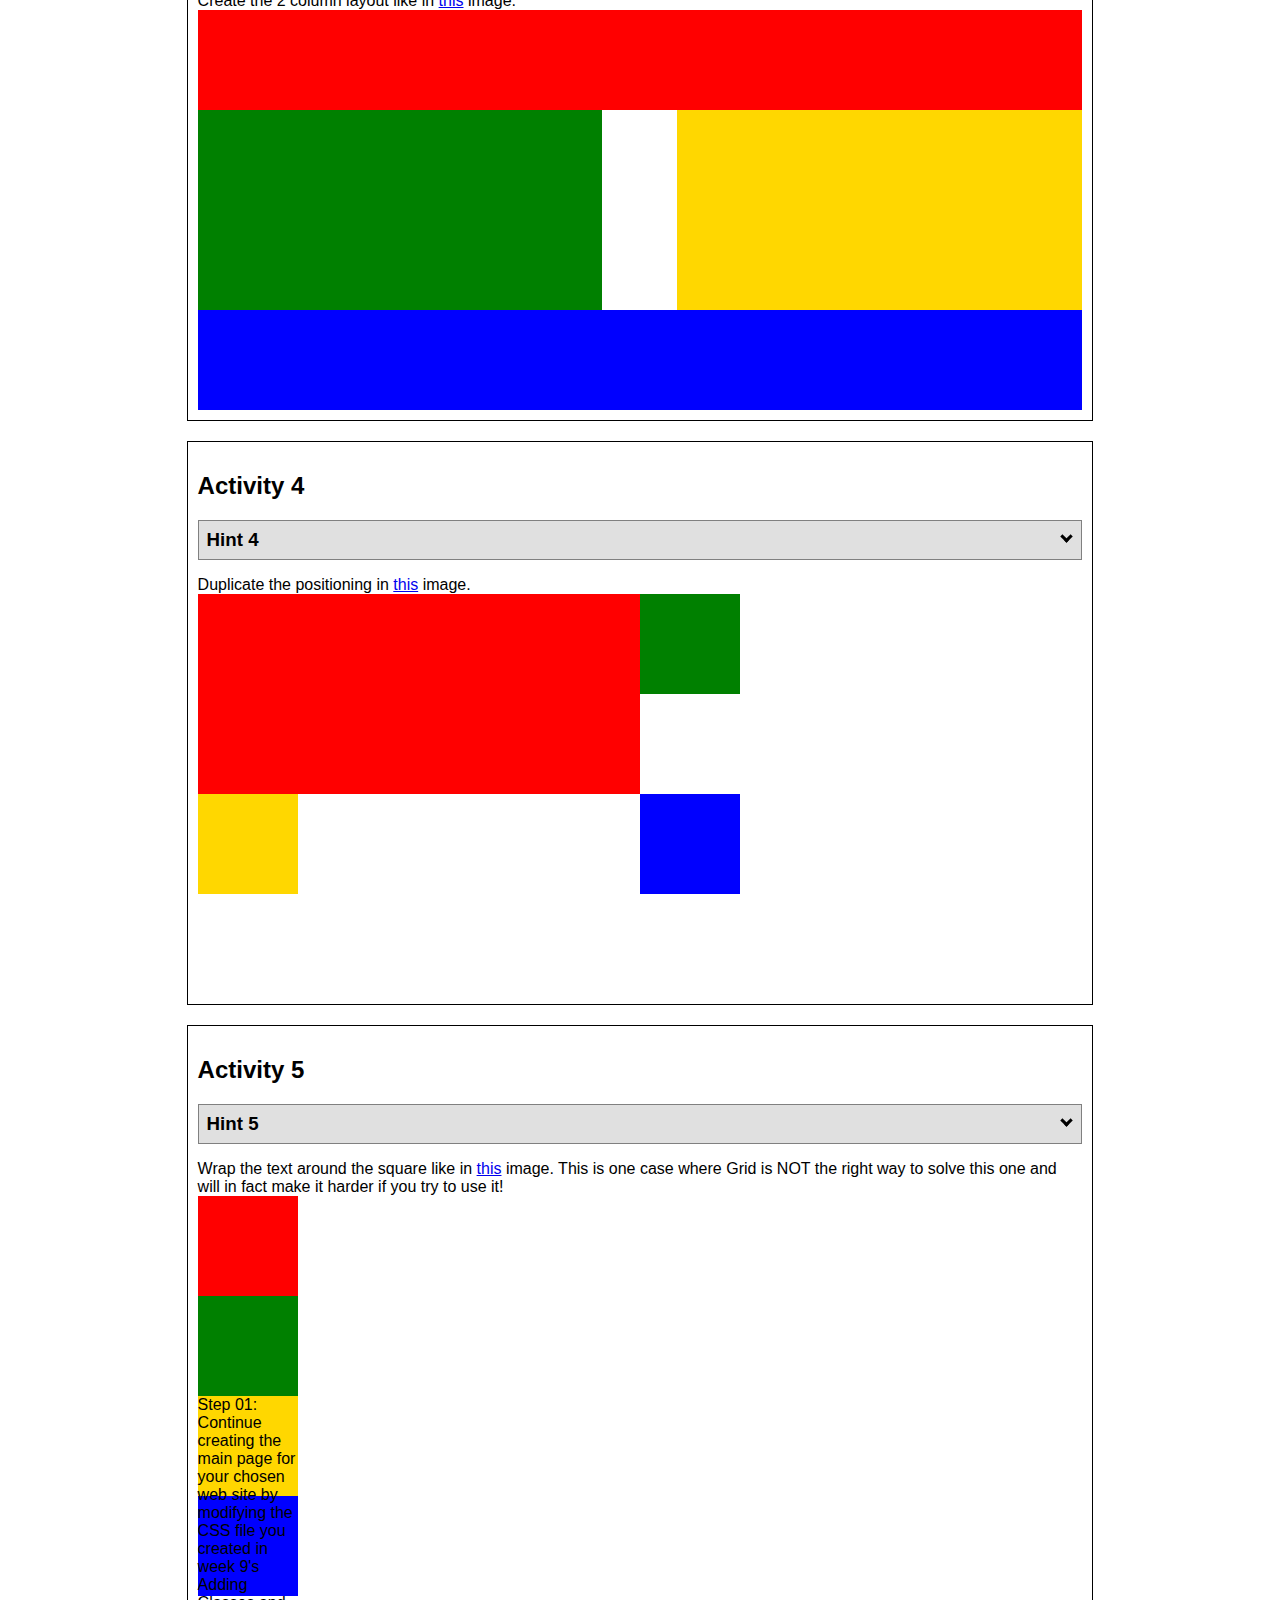
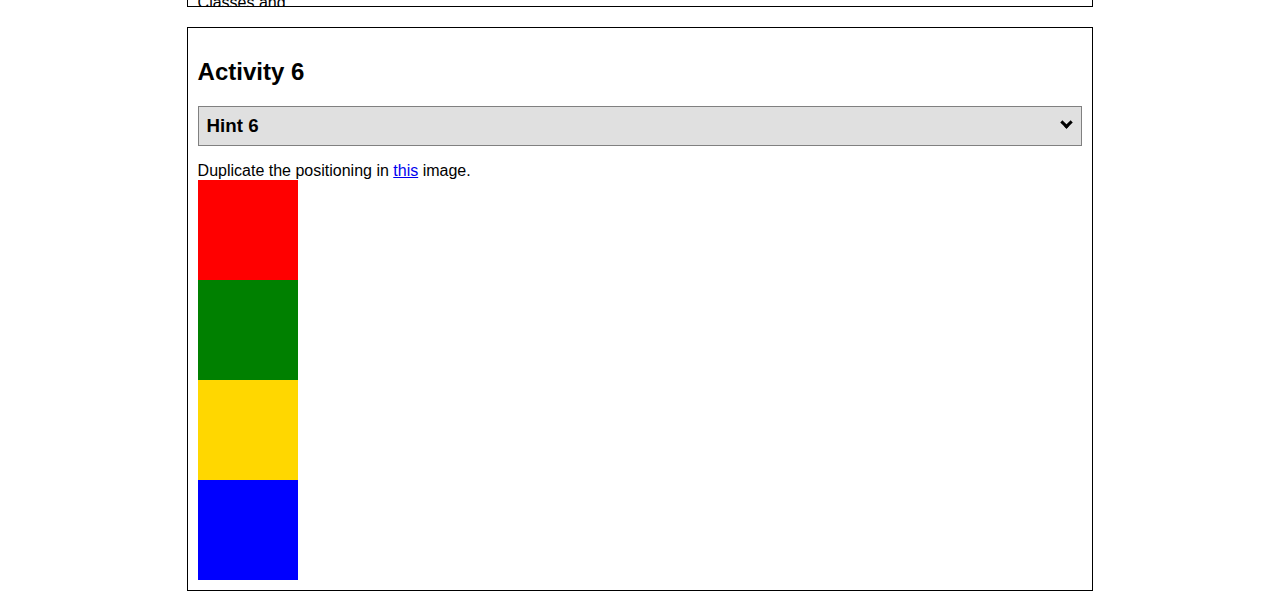
<file: ice/positioning/positioning.html>
<!DOCTYPE html>
<html lang="en">
  <head>
    <!-- HTML - Name: positioning.html -->
    <title>Positioning Activity</title>
    <link rel="stylesheet" type="text/css" href="positionstyles.css" />
  </head>
  <body>
    <div class="activity">
      <h2>WDD 130 positioning exercises</h2>
      For each activity match make the boxes match the image by modifying the stylesheet.</div>
    <div class="activity">
      <h2>Activity 1</h2>
      <section class="hint"><input type="checkbox" ><i></i> <h3>Hint 1</h3><div><p>Check out the <a href="../../activities/week07/ice-css_positioning.html" target="_blank">activity instructions</a></p></div></section>
      <p>Follow the <a href="../../activities/week07/ice-css_positioning.html"" target="_blank">instructions</a> to make the boxes match  <a href="../../images/example1.png" target="_blank">this</a> image.</p>
      <div class="content1" >
        <div class="red1" ></div>
        <div class="green1" ></div>
        <div class="green1" ></div>
        <div class="yellow1"></div>
        <div class="yellow1"></div>
        <div class="blue1"></div>
      </div>
    </div>
    <div class="activity">
      <h2>Activity 2</h2>
      <section class="hint"><input type="checkbox" > <h3>Hint 2</h3><i></i><div>
      <ul>
      <li>grid-template-columns: 50px 50px 50px 50px 50px </li></ul></div></section>
      <p>Overlap and stagger the squares like in <a href="../../images/example2.png" target="_blank">this</a> image.</p>
      <div class="content2" >
        <div class="red2" ></div>
        <div class="green2" ></div>
        <div class="yellow2"></div>
        <div class="blue2"></div>
      </div>
    </div>
    <div class="activity">
      <h2>Activity 3</h2>
      <section class="hint"><input type="checkbox" > <h3>Hint 3</h3><i></i><div><p>This one is going to be best solved with CSS Grid. Remember to make the boxes the right width first...then start moving them around. </p><h4>Properties used:</h4><ul><li>display:grid;</li><li>grid-template-columns:</li><li>grid-column-gap:</li>
        <li>grid-column:</li>  </ul></div></section>
      Create the 2 column layout like in <a href="../../images/example3.png" target="_blank">this</a>  image.
      <div class="content3" >
        <div class="red3" ></div>
        <div class="green3" ></div>
        <div class="yellow3"></div>
        <div class="blue3"></div>
      </div>
    </div>
    <div class="activity">
      <h2>Activity 4</h2>
      <section class="hint"><input type="checkbox" > <h3>Hint 4</h3><i></i><div><p>For the others we have been primarily concerned with width. For this one you will need to adjust height as well. </p><h4>Properties used:</h4><ul><li>display:grid;</li><li>grid-template-columns:</li><li>grid-row:</li></ul></div></section>
      Duplicate the positioning in <a href="../../images/example4.png" target="_blank">this</a> image. 
      <div class="content4" >
        <div class="red4" ></div>
        <div class="green4" ></div>
        <div class="yellow4"></div>
        <div class="blue4"></div>
      </div>
    </div>

    <div class="activity">
      <h2>Activity 5</h2>
      <section class="hint"><input type="checkbox" > <h3>Hint 5</h3><i></i><div><p>Grid is <strong>not</strong> the right way to do this.  In fact there is only one way to really do that...and that is with float. Remember that we float the thing we want the text to wrap around.  Also remember to start by making all the shapes the right size and shape.</p><h4>Properties used:</h4><ul><li>float: left;</li></ul></div></section>
      Wrap the text around the square like in <a href="../../images/example5.png" target="_blank">this</a> image. This is one case where Grid is NOT the right way to solve this one and will in fact make it harder if you try to use it!
      <div class="content5" >
        <div class="red5" ></div>
        <div class="green5" ></div>
        <div class="yellow5">Step 01: Continue creating the main page for your chosen web site by modifying the CSS file you created in week 9's Adding Classes and IDs to Your Website assignment. This week, you will position all of the content on your main page using the CSS positioning techniques taught in KhanAcademy. When you are done, your webpage layout should reflect what you outlined in the wireframe you designed in the assignment Your Own Site Diagram and Wireframe in week 3. <br />
          If you have changed your mind on how you want the content of your main page laid out, take an opportunity to update your wireframe before completing this assignment (it is much easier to experiment with different layouts in a wireframe than it is to do so by modifying the CSS). Also, if you find that you are having trouble with using CSS positioning, feel free to review the concepts at the learn layout site: http://learnlayout.com/. You should be able to apply these principles to your site. For futher help, refer back to the Max Design site used in the beginning of the course for an example of how to implement your site design.</div>
        <div class="blue5"></div>
      </div>
    </div>
    <div class="activity">
      <h2>Activity 6</h2>
      <section class="hint"><input type="checkbox" > <h3>Hint 6</h3><i></i><div><p>This one is all about visualizing the grid behind the layout. If you are having a hard time doing that first: all the sizes are even multiples of 100, and second here is another example with the lines drawn: <a href="../../images/example6-hint.png" target="_blank">example 6 with lines</a>. For this one you will find it easiest if you use px for the column width. You can also use <kbd>z-index</kbd> to control the element layering.    </p><h4>Properties used:</h4><ul><li>display:grid;</li><li>grid-template-columns:</li><li>grid-column:</li><li>grid-row:</li><li><a href="https://www.w3schools.com/cssref/pr_pos_z-index.asp" target="_blank">z-index:</a></li></ul></div></section>
      Duplicate the positioning in <a href="../../images/example6.png" target="_blank">this</a> image.
      <div class="content6" >
        <div class="red6" ></div>
        <div class="green6" ></div>
        <div class="yellow6"></div>
        <div class="blue6"></div>
      </div>
    </div>
  </body>
</html>
</file>
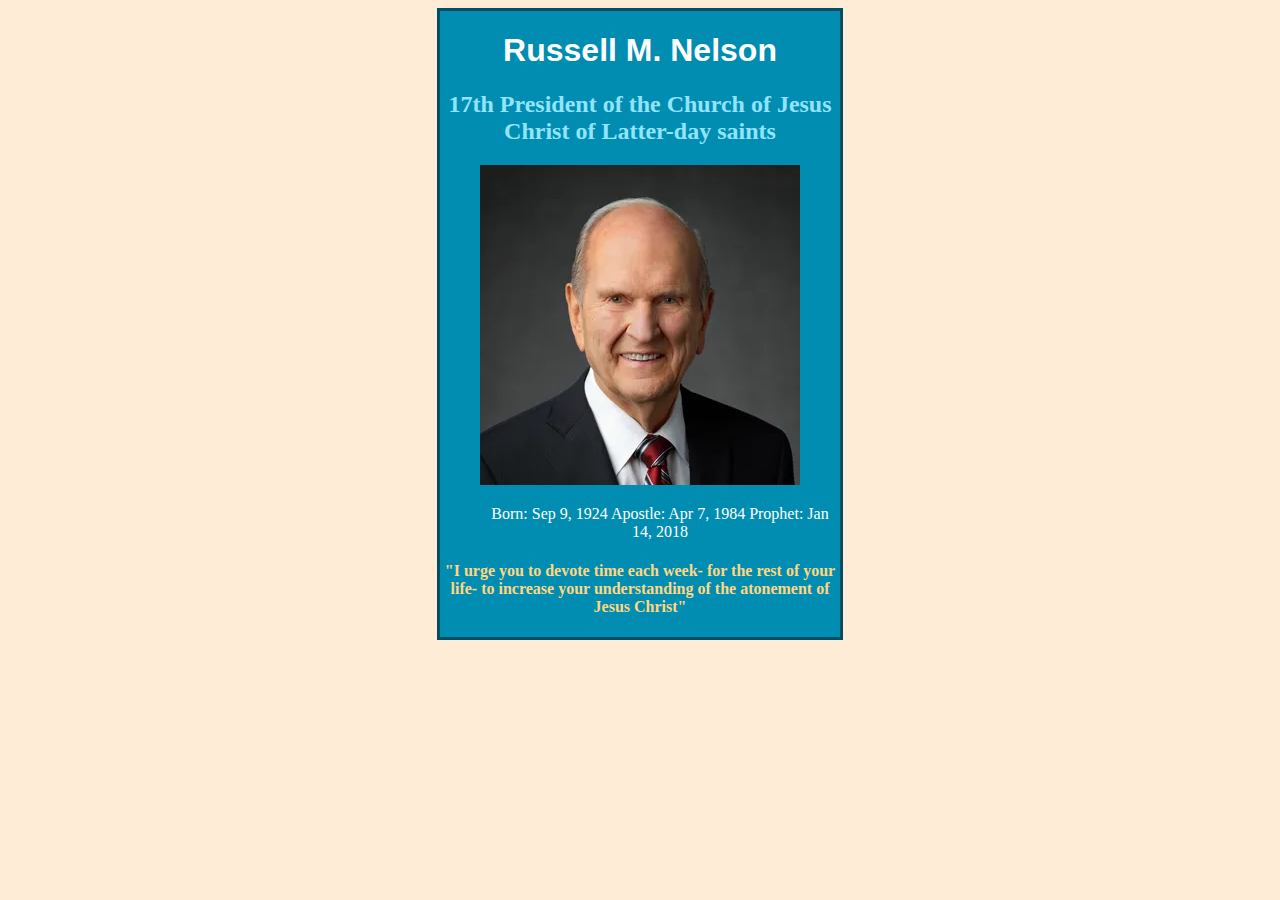
<file: ice/prophet_cards/nelson.html>
<!DOCTYPE html>
<html lang="en">
<head>
    <meta charset="UTF-8">
    <meta name="viewport" content="width=device-width, initial-scale=1.0">
    <title>Russell M. Nelson</title>
    <style>
        body {
            background: #FFECD7;
        }

        div{
            display:block;
            margin:auto;
            background-color:#008DB1 ;
            border: 3px solid #004E63;
            text-align: center;
            width: 400px;
        }

        h1 {
            color: #fffffe;
            font-family: Arial, Helvetica, sans-serif;
        }
        h2  {
            color: #91e4fb
        }
        ul {
            color: #fffffe;
        }
        h4 {
            color: #ffd783;
        }
    </style>
</head>
<body>
    <div>
        <h1> Russell M. Nelson </h1>
        <h2> 17th President of the Church of Jesus Christ of Latter-day saints</h2>
        <img src="images/russell_nelson.png" alt="Pnelly">
        <ul>
            <ls> Born: Sep 9, 1924</ls>
            <ls> Apostle: Apr 7, 1984</ls>
            <ls> Prophet: Jan 14, 2018</ls>
        </ul>
        <h4> "I urge you to devote time each week- for the rest of your life- to increase your understanding of the atonement of Jesus Christ"</h4>
    </div>
</body>
</html>
</file>
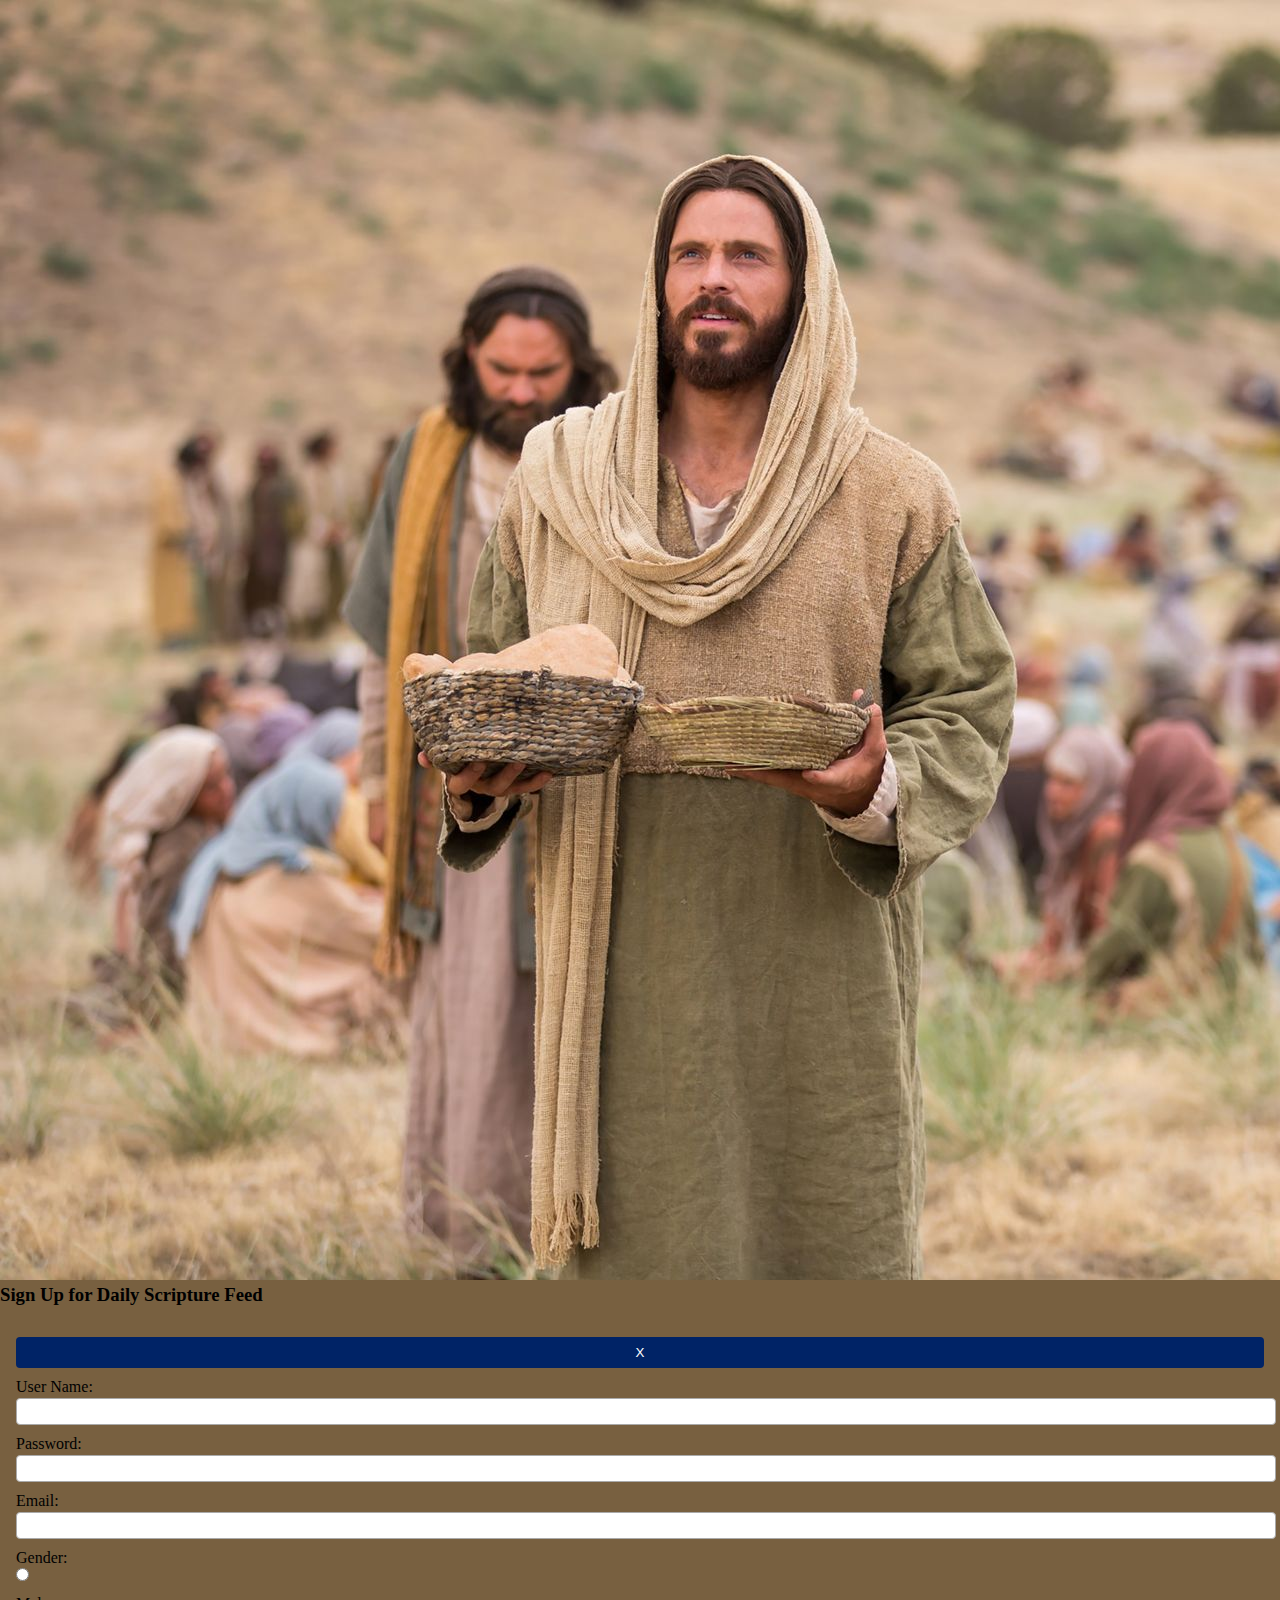
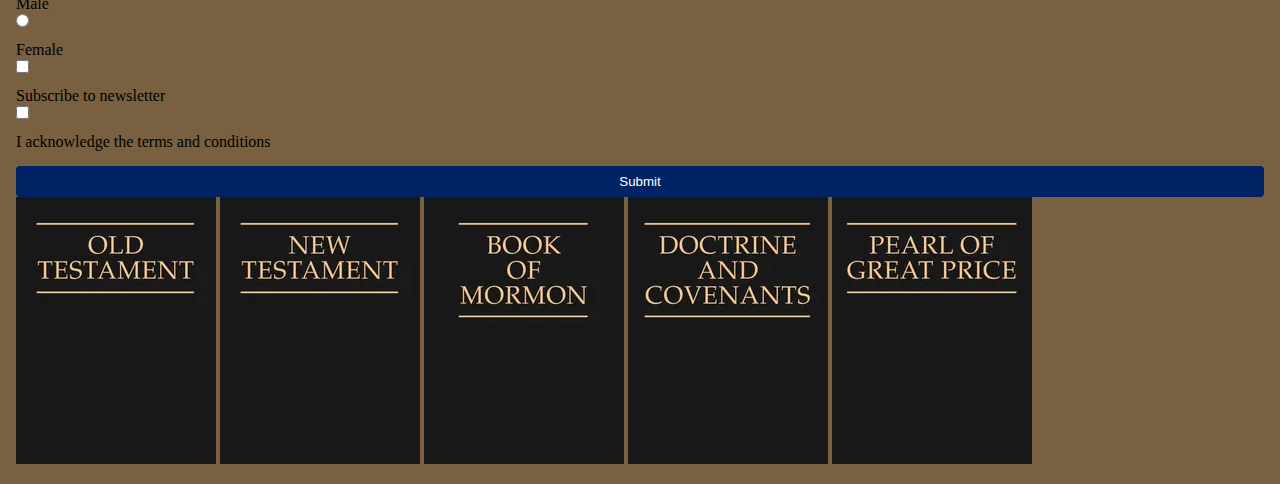
<file: ice/signup/signup.html>
<!DOCTYPE html>
<html lang="en">

<head>
 <title>Daily Feed</title>
<link rel="stylesheet" href="styles.css" />
      
    <meta charset="UTF-8">
    <meta name="viewport" content="width=device-width, initial-scale=1.0">
    <title>Daily Feed Sign Up</title>

    <style>
        * {
            margin: 0;
        }

        body {
            background: rgb(120, 96, 64);
        }
    </style>



</head>
<img src="images/jesus_feeds_5000.jpeg" alt="">
<body>
    <div id="formContainer">
        <h3>Sign Up for Daily Scripture Feed</h3>
        <form id="myForm">
            <button type="button" id="closeBtn">X</button>
            <label for="username">User Name:</label>
            <input type="text" id="username" name="username" required>

            <label for="password">Password:</label>
            <input type="password" id="password" name="password" required>

            <label for="email">Email:</label>
            <input type="email" id="email" name="email" required>

            <label>Gender:</label>
            <div>
                <input type="radio" id="male" name="gender" value="male" required>
                <label for="male">Male</label>
                <input type="radio" id="female" name="gender" value="female" required>
                <label for="female">Female</label>
            </div>

            <section>
                <input type="checkbox" id="newsletter" name="newsletter">
                <label for="newsletter">Subscribe to newsletter</label>
            </section>

            <section>
                <input type="checkbox" id="conditions" name="conditions" required>
                <label for="conditions">I acknowledge the terms and conditions</label>
            </section>

            <section>
                <button type="submit">Submit</button>
            </section>
            <img src="images/old_testament.webp" alt="">
            <img src="images/new_testament.webp" alt="">
            <img src="images/book_of_mormon.webp" alt="">
            <img src="images/doctrine_and_covenants.webp" alt="">
            <img src="images/pearl_of_great_price.webp" alt="">
        </form>
    </div>

    <div id="output"></div>

    <script>
        // Here is some Javascript to start looking forward to wdd131
        document.getElementById("closeBtn").addEventListener("click", function () {
            document.getElementById("formContainer").style.display = "none";
         });
        const form = document.getElementById('myForm');
        const output = document.getElementById('output');

        form.addEventListener('submit', function (event) {
            event.preventDefault(); // Stop form from actually submitting

            const formData = new FormData(form);
            const entries = [];

            for (const [key, value] of formData.entries()) {
                if (key == "password") {
                    entries.push(`<strong>${key}</strong>: ${value} (you should probably encrypt the password)`);
                } else {
                    entries.push(`<strong>${key}</strong>: ${value}`);
                }
            }

            output.innerHTML = `
            <br>  
            <h3>Here is the data that would be sent to the server:</h3>
            <ul>
                ${entries.map(item => `<li>${item}</li>`).join('')}
            </ul>
            `;
                });
    </script>

</body>

</html>
</file>
<file: portal page/style.css>
body {
  font-family: 'Open Sans', sans-serif;
  margin: 0;
  background-color: #E8F1F8;
  color: #0A1A2F;
}

h1, h2 {
  font-family: 'Poppins', sans-serif;
}

header {
  background-color: #0A1A2F;
  color: white;
  padding: 1rem 2rem;
}

.header-content {
  display: grid;
  grid-template-columns: 1fr auto 1fr;
  align-items: center;
}

.logo {
  grid-column: 1;
  height: 200px;
}

header h1 {
  grid-column: 2;
  text-align: center;
  margin: 0;
}

nav {
  background-color: #33475B;
  height: 60px;          
  display: flex;         
  align-items: center;    
}

nav ul {
  display: flex;
  justify-content: space-around;  
  list-style: none;
  padding: 0;
  margin: 0;
  width: 100%;                    
}


nav li {
  margin: 0 1rem;
}

nav a {
  color: white;
  text-decoration: none;
  font-weight: bold;
  padding-bottom: 5px;
  position: relative;
}

nav a::after {
  content: "";
  position: absolute;
  left: 0;
  bottom: 0;
  width: 0;
  height: 2px;
  background-color: white;
  transition: width 0.3s ease;
}

nav a:hover::after {
  width: 100%;
}

main {
  padding: 2rem;
  display: grid;
  grid-template-rows: auto auto;
  gap: 2rem;
}

.gallery {
  display: flex;
  justify-content: center;
  gap: 1rem;
  flex-wrap: wrap;
  padding: 1rem;
}

.gallery img {
  width: 100%;
  max-width: 300px;
  aspect-ratio: 1 / 1;
  border-radius: 8px;
  object-fit: cover;
  box-shadow: 0 4px 10px rgba(0, 0, 0, 0.1);
}

main {
  display: grid;
  grid-template-columns: 1fr 2fr;
  align-items: center;
  gap: 3rem;
  padding: 3rem 5%;
  background: linear-gradient(to right, #fdfbfb, #ebedee);
  border-radius: 1.5rem;
  box-shadow: 0 10px 30px rgba(0, 0, 0, 0.05);
  max-width: 1000px;
  margin: 2rem auto;
}

.about-image img {
  width: 100%;
  max-width: 300px;
  border-radius: 50%;
  border: 5px solid #ddd;
  box-shadow: 0 6px 12px rgba(0, 0, 0, 0.1);
  object-fit: cover;
}

.description {
  font-family: 'Helvetica Neue', sans-serif;
  font-size: 1.1rem;
  line-height: 1.8;
  color: #333;
}

.description h2 {
  font-size: 2rem;
  margin-bottom: 1rem;
  color: #222;
  border-bottom: 2px solid #ccc;
  padding-bottom: 0.5rem;
  font-weight: bold;
}

.description p {
  max-height: 400px;
  overflow-y: auto;
  padding-right: 1rem;
}

.description p::-webkit-scrollbar {
  width: 8px;
}

.description p::-webkit-scrollbar-thumb {
  background-color: #bbb;
  border-radius: 10px;
}

.description p::-webkit-scrollbar-track {
  background-color: #eee;
}


footer {
  background-color: #0A1A2F;
  color: white;
  text-align: center;
  padding: 1rem;
}
</file>
<file: wwr/styles/style.css>
#content {
  max-width: 1600px;
  margin: 0 auto;
}

body {
  font-family: 'Open Sans', 'Helvetica', sans-serif;
  font-size: 22px;
  background-color: #fcfbfb;
  margin: 0;
  padding: 0;
}
header {
  background-color: rgba(80, 133, 139, 0.8);
  display: grid;
  grid-template-columns: 150px auto;
  align-items: center;
}

nav {
  display: flex;
  justify-content: center;
  align-items: center;
  gap: 20px;
  height: 100px;
}

nav a {
  text-decoration: none;
  color: #ffffff;
  padding: 15px 20px;
  font-weight: bold;
}

nav a:hover {
  background-color: #5497A7;
  color: #ffffff;
}

#hero {
  text-align: center;
  margin-bottom: 40px;
}

#hero-img {
  width: 100%;
  display: block;
}

#hero-msg h1,
#hero-msg h4 {
  text-align: center;
  margin: 0;
}

.button-box {
  margin-top: 20px;
}

.home-grid {
  display: grid;
  grid-template-columns: repeat(10, 1fr);
  gap: 20px;
  padding: 40px;
}

.rivers-card {
  grid-column: 2 / 4;
  text-align: center;
}

.camping-card {
  grid-column: 5 / 7;
  text-align: center;
}

.rapids-card {
  grid-column: 8 / 10;
  text-align: center;
}

.card-img,
.icon {
  display: block;
  margin: 0 auto;
  width: 100%;
  box-sizing: border-box;
  border: 10px solid #d9c2a3;
  box-shadow: 5px 5px 10px #6f7364;
  transition: transform 0.5s;
}

.card-img:hover {
  transform: scale(1.05);
  opacity: 0.8;
}

.mountains img {
  width: 100%;
  display: block;
  margin: 0 auto;
  box-shadow: 5px 5px 10px #6f7364;
  grid-column: 2 / 10;
}

.msg {
  background-color: #6f7364;
  color: #333;
  padding: 35px;
  text-align: center;
  grid-column: 3 / 9;
  box-shadow: 5px 5px 10px #6f7364;
}

.msg h2 {
  font-family: 'Bebas Neue', sans-serif;
  color: #50858B;
  font-size: 2em;
  margin-top: 0;
}

.msg p {
  font-size: 0.9em;
  padding-bottom: 15px;
}

.book,
.join {
  background-color: #78CAD2;
  color: #ffffff;
  text-decoration: none;
  font-size: 18px;
  padding: 15px 30px;
  margin-top: 20px;
  border-radius: 5px;
  display: inline-block;
}

.book:hover,
.join:hover {
  background-color: #5497A7;
  color: #ffffff;
}

footer {
  background-color: #50858B;
  padding: 25px 50px;
  margin-top: 100px;
  display: flex;
  flex-wrap: wrap;
  justify-content: center;
  align-items: center;
  gap: 20px;
  text-align: center;
  color: #ffffff;
}

footer a {
  color: #ffffff;
  text-decoration: none;
}

footer a:hover {
  text-decoration: underline;
}

footer .social img {
  width: 40px;
  padding: 0 10px;
}

.logo {
  width: 80px;
  padding: 10px;
}

#logo_link {
  justify-self: center;
  align-self: center;
}

@media screen and (max-width: 900px) {
  .home-grid {
    display: block;
    padding: 20px;
  }

  .rivers-card,
  .camping-card,
  .rapids-card,
  .mountains,
  .msg {
    margin: 40px auto;
    width: 80%;
  }

  nav {
    flex-direction: column;
  }

  nav a {
    display: block;
    padding: 15px;
  }

  footer {
    flex-direction: column;
  }
}
</file>
<file: ice/fathersday/styles/styles.css>
/* Add your CSS here to style your father's day page */
@import url('https://fonts.googleapis.com/css2?family=Raleway:wght@400;700&display=swap');

* {
    box-sizing: border-box;
    margin: 0;
    padding: 0;
    font-family: 'Raleway', sans-serif;
}

body {
    background-color: #f4f4f4;
    color: #333;
    line-height: 1.6;
    padding: 20px;
}

#wrapper {
    max-width: 1000px;
    margin: 0 auto;
    background: white;
    border-radius: 12px;
    box-shadow: 0 0 20px rgba(0,0,0,0.1);
    overflow: hidden;
}

header {
    background-color: #1e2a38;
    color: white;
    padding: 20px 0;
}

nav ul {
    display: flex;
    justify-content: center;
    gap: 30px;
    list-style: none;
}

nav li {
    cursor: pointer;
    transition: transform 0.2s ease, color 0.2s ease;
}

nav li:hover {
    color: #f97316; 
    transform: scale(1.1);
}

main {
    padding: 30px;
    text-align: center;
}

h1 {
    color: #1e2a38;
    font-size: 3em;
    margin-bottom: 20px;
}

img {
    max-width: 80%;
    border-radius: 10px;
    box-shadow: 0 5px 15px rgba(0,0,0,0.1);
    margin-bottom: 30px;
}

section {
    background-color: #fefefe;
    padding: 20px;
    margin-bottom: 20px;
    border-left: 8px solid #f97316;
    text-align: left;
    border-radius: 8px;
    box-shadow: 0 4px 10px rgba(0,0,0,0.05);
}

h2 {
    color: #1e2a38;
    margin-bottom: 10px;
}

footer {
    background-color: #1e2a38;
    color: white;
    text-align: center;
    padding: 15px;
    font-size: 1.1em;
}
</file>
<file: ice/favorite_devo/styles/styles.css>
body {
  margin: 0;
  height: 100%;
  font-family: Arial, sans-serif;
  background: linear-gradient(to bottom, #d3d3d3, #001f3f);
  background-repeat: no-repeat; /* Just in case */
  background-attachment: fixed;
}

.container {
  text-align: center;
}

.header {
  padding: 20px 0;
}

.header-image {
  background-image: url('../images/icenter.png'); /* Replace with your image */
  background-repeat: no-repeat;
  background-position: center;
  height: 150px;
  display: flex;
  flex-direction: column;
  justify-content: center;
  color: white;

}

.header-image h1 {
  margin: 0;
  line-height: 0.9;
    font-size: 3.5em;
  font-weight: bold;
  text-shadow: 2px 2px 4px rgba(0, 0, 0, 0.7);
  background: #00000055;
}

.content-box {
  background-color: white;
  margin: 30px auto;
  width: 90%;
  max-width: 900px;
  padding: 40px;
  box-shadow: 5px 5px 0px black;
  min-height: 400px;
}
table.blueTable {
  border: 1px solid #BEBDBD;
  background-color: #FFFFFF;
  width: 100%;
  height: 200px;
  text-align: center;
  border-collapse: collapse;
}
table.blueTable td, table.blueTable th {
  border: 2px solid #AAAAAA;
  padding: 3px 3px;
}
table.blueTable tbody td {
  font-size: 13px;
  font-weight: bold;
}
table.blueTable tr:nth-child(even) {
  background: #D0E4F5;
}
table.blueTable thead {
  background: #163393;
  background: -moz-linear-gradient(top, #5066ae 0%, #2d479d 66%, #163393 100%);
  background: -webkit-linear-gradient(top, #5066ae 0%, #2d479d 66%, #163393 100%);
  background: linear-gradient(to bottom, #5066ae 0%, #2d479d 66%, #163393 100%);
  border-bottom: 3px solid #BEBDBD;
}
table.blueTable thead th {
  font-size: 15px;
  font-weight: bold;
  color: #FFFFFF;
  text-align: center;
  border-left: 3px solid #BEBDBD;
}
table.blueTable thead th:first-child {
  border-left: none;
}

table.blueTable tfoot {
  font-size: 14px;
  font-weight: bold;
  color: #FFFFFF;
  background: #D0E4F5;
  background: -moz-linear-gradient(top, #dcebf7 0%, #d4e6f6 66%, #D0E4F5 100%);
  background: -webkit-linear-gradient(top, #dcebf7 0%, #d4e6f6 66%, #D0E4F5 100%);
  background: linear-gradient(to bottom, #dcebf7 0%, #d4e6f6 66%, #D0E4F5 100%);
  border-top: 2px solid #444444;
}
table.blueTable tfoot td {
  font-size: 14px;
}
table.blueTable tfoot .links {
  text-align: right;
}
table.blueTable tfoot .links a{
  display: inline-block;
  background: #1C6EA4;
  color: #FFFFFF;
  padding: 2px 8px;
  border-radius: 5px;
}
</file>
<file: ice/positioning/positionstyles.css>
/* CSS - Name: "positionstyles.css" */
/* Activity 1 styles */
.content1 {
  display: grid;
  grid-template-columns: 1fr 1fr;
  justify-items: center;
  gap: 20px;

}
.red1 { 
  width: 100%; 
  height: 100px; 
  background-color: red; 
  grid-column: 1 / 3;

} 
.green1 {
  width: 200px; 
  height: 200px; 
  background-color: green; 

} 
.yellow1 {
  width: 200px; 
  height: 200px; 
  background-color: gold; 
} 
.blue1 {
  width: 100%; 
  height: 100px; 
  background-color: blue; 
  grid-column: 1 / 3;
} 
/* Activity 2 styles */ 
.content2 {
  display: grid;
  grid-template-columns: 50px 50px 50px 50px 50px;
  grid-template-rows: 50px 50px 50px 50px 50px;
}
.red2 {
  width: 100px; 
  height: 100px; 
  background-color: red; 
  grid-column: 1 / 3;
  grid-row: 1 / 3;
} 
.green2 { 
  width: 100px; 
  height: 100px; 
  background-color: green; 
  grid-column: 2 / 4;
  grid-row: 2 / 4;
} 
.yellow2 {
  width: 100px; 
  height: 100px; 
  background-color: gold; 
  grid-column: 3 / 5;
  grid-row: 3 / 5;
} 
.blue2 {
  width: 100px; 
  height: 100px; 
  background-color: blue; 
  grid-column: 4 / 6;
  grid-row: 4 / 6;
} 
/* Activity 3 styles */ 
.content3 {
  /* This is the parent of the activity 3 boxes. */
  display: grid;
  grid-template-columns: 1fr 1fr;
  column-gap: 75px;
}
.red3 {
  width: 100%; 
  height: 100px; 
  background-color: red; 
  grid-column: 1 / 3;

} 
.green3 {
  width: 100%; 
  height: 200px; 
  background-color: green;
} 
.yellow3 {
  width: 100%; 
  height: 200px; 
  background-color: gold; 
} 
.blue3 {
  width: 100%;
  height: 100px; 
  background-color: blue;
  grid-column: 1 / 3; 
} 
/* Activity 4 styles */ 
.content4 {
  /* This is the parent of the activity 4 boxes. */
  height: 400px;
  display: grid;
  grid-template-columns: 1fr 1fr;
}
.red4 {
  width: 100%; 
  height: 100%; 
  background-color: red; 
  grid-row: 1;
} 
.green4 {
  width: 100px; 
  height: 100px; 
  background-color: green; 
  grid-row: 1;
} 
.yellow4 {
  width: 100px; 
  height: 100px; 
  background-color: gold; 
} 
.blue4 {
  width: 100px; 
  height: 100px; 
  background-color: blue; 
} 
/* Activity 5 styles */ 
.content5 {
  /* This is the parent of the activity 5 boxes. */
  height: 400px;
}
.red5 { 
  width: 100px; 
  height: 100px; 
  background-color: red; 
} 
.green5 { 
  width: 100px; 
  height: 100px; 
  background-color: green; 

} 
.yellow5 {
  width: 100px; 
  height: 100px; 
  background-color: gold; 

} 
.blue5 {
  width: 100px; 
  height: 100px; 
  background-color: blue; 
} 
/* Activity 6 styles */ 
.content6 {
  /* This is the parent of the activity 6 boxes. */
  display: grid;
}
.red6 {
  width: 100px; 
  height: 100px; 
  background-color: red; 
} 
.green6 {
  width: 100px; 
  height: 100px; 
  background-color: green; 
} 
.yellow6 {
  width: 100px; 
  height: 100px; 
  background-color: gold; 
} 
.blue6 {
  width: 100px; 
  height: 100px; 
  background-color: blue; 
} 


/* Do not make any changes below here */
.activity {
  width: 70%; 
  margin: 20px auto; 
  font-family: Arial, sans-serif; 
  border: 1px solid black; 
  padding: 10px; 
  clear:both; 
  overflow: auto;
} 

.hint {
  border: 1px solid grey;
  background: #e0e0e0;
  padding: .5em;
  position: relative;
  margin: 1em 0;
}
.hint h3 {
  margin: 0;
}
.hint:hover {
  background: #d0d0d0;
}
.hint > div {
  display: none;
}

.hint input[type=checkbox] {
  position: absolute;
  width: 100%;
  height: 100%;
  opacity: 0;
  z-index: 1;
  cursor: pointer;
}

.hint input[type=checkbox]:checked ~ div {
  display: block;
}

.hint i {
  position: absolute;
  transform: translate(-6px, 0);
  margin-top: 16px;
  right: 10px;
  top: -3px;
}
.hint i:before, .hint i:after {
  content: "";
  position: absolute;
  background-color: black;
  width: 3px;
  height: 9px;
}
.hint i:before {
  transform: translate(2px, 0) rotate(45deg);
}
.hint i:after {
  transform: translate(-2px, 0) rotate(-45deg);
}

.hint input[type=checkbox]:checked ~ i:before {
  transform: translate(-2px, 0) rotate(45deg);
}
.hint input[type=checkbox]:checked ~ i:after {
  transform: translate(2px, 0) rotate(-45deg);
}
.hint a {
  position: relative;
  z-index: 1;
}
</file>
<file: ice/signup/styles.css>
body {
    background-color: #79553d;
    margin: 0;
    font-family: Georgia, serif;
  }
  
  .container {
    max-width: 400px;
    margin: 2rem auto;
    border: 5px solid #002366;
    border-radius: 20px;
    overflow: hidden;
    background-color: white;
  }
  
  .header {
    position: relative;
    text-align: center;
    color: white;
    
  }
  
  .header img {
    width: 100%;
    height: auto;
    display: block;
  }
  
  .header h1 {
    position: absolute;
    top: 20%;
    width: 100%;
    font-size: 2rem;
    font-weight: bold;
  }
  
  .header h2 {
    position: absolute;
    top: 35%;
    width: 100%;
    font-size: 1.5rem;
    font-weight: normal;
  }
  
  .close-button {
    position: absolute;
    top: 10px;
    left: 10px;
    font-size: 1.5rem;
    background: white;
    color: black;
    border-radius: 50%;
    width: 25px;
    height: 25px;
    line-height: 25px;
    text-align: center;
    cursor: pointer;
  }
  
  form {
    padding: 1rem;
  }
  
  form h3 {
    text-align: center;
    margin-top: 0;
  }
  
  label {
    display: block;
    margin-top: 10px;
  }
  
  input[type="text"],
  input[type="password"],
  input[type="email"] {
    width: 100%;
    padding: 5px;
    margin-top: 2px;
    border: 1px solid #aaa;
    border-radius: 4px;
  }
  
  .gender,
  .checkboxes {
    margin-top: 10px;
  }
  
  .gender input {
    margin-left: 10px;
  }
  
  .checkboxes label {
    display: block;
    margin-top: 5px;
  }
  
  button,
  input[type="submit"] {
    margin-top: 15px;
    padding: 8px 16px;
    background-color: #002366;
    color: white;
    border: none;
    border-radius: 4px;
    cursor: pointer;
    display: block;
    width: 100%;
  }
  
  .footer {
    display: grid;
    grid-template-columns: repeat(5, 1fr);
    gap: 2px;
    margin-top: 10px;
    background-color: black;
  }
  
  .footer div {
    text-align: center;
    color: gold;
    font-size: 0.7rem;
    padding: 10px 5px;
    border: 1px solid white;
    font-weight: bold;
  }
</file>
